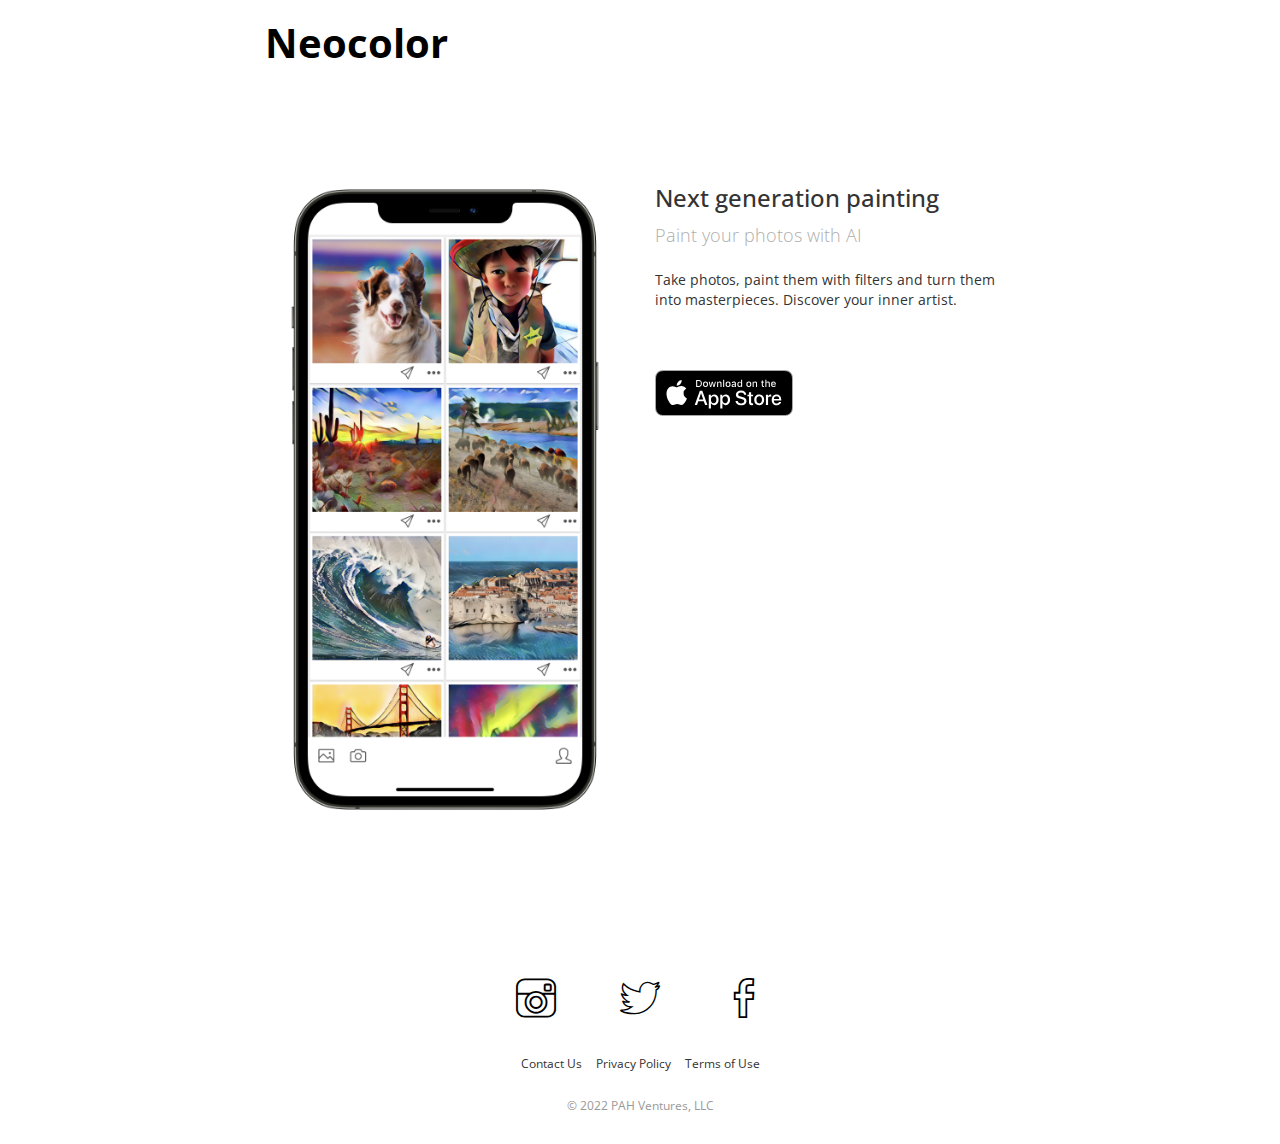
<file: index.htm>
<!doctype html>
<html lang="en">
  <head>
    <meta charset="utf-8">
    <meta http-equiv="X-UA-Compatible" content="IE=edge">
    <meta name="viewport" content="width=device-width, initial-scale=1">
	<title>Neocolor</title>
    <meta name="description" content="Get creative. Paint different.">
    <meta name="keywords" content="prisma, snap, flow, procreate, paint, draw, art, camera, photo, filter, sketch, style, selfie, coloring, color, print, postcard, canvas, poster">
	  
	<link href="https://fonts.googleapis.com/css?family=Open+Sans:300,300i,400,400i,700,700i" rel="stylesheet">

    <link rel="stylesheet" href="css/bootstrap.min.css">
	<link rel="stylesheet" href="css/main.css">
    <!-- HTML5 shim and Respond.js for IE8 support of HTML5 elements and media queries -->
    <!-- WARNING: Respond.js doesn't work if you view the page via file:// -->
    <!--[if lt IE 9]>
      <script src="https://oss.maxcdn.com/html5shiv/3.7.3/html5shiv.min.js"></script>
      <script src="https://oss.maxcdn.com/respond/1.4.2/respond.min.js"></script>
    <![endif]-->
    <!--	    
    <link rel="apple-touch-icon" sizes="57x57" href="img/favicon/apple-icon-57x57.png">
    <link rel="apple-touch-icon" sizes="60x60" href="img/favicon/apple-icon-60x60.png">
    <link rel="apple-touch-icon" sizes="72x72" href="img/favicon/apple-icon-72x72.png">
    <link rel="apple-touch-icon" sizes="76x76" href="img/favicon/apple-icon-76x76.png">
    <link rel="apple-touch-icon" sizes="114x114" href="img/favicon/apple-icon-114x114.png">
    <link rel="apple-touch-icon" sizes="120x120" href="img/favicon/apple-icon-120x120.png">
    <link rel="apple-touch-icon" sizes="144x144" href="img/favicon/apple-icon-144x144.png">
    <link rel="apple-touch-icon" sizes="152x152" href="img/favicon/apple-icon-152x152.png">
    <link rel="apple-touch-icon" sizes="180x180" href="img/favicon/apple-icon-180x180.png">
    <link rel="icon" type="image/png" sizes="192x192"  href="img/favicon/android-icon-192x192.png">
    <link rel="icon" type="image/png" sizes="32x32" href="img/favicon/favicon-32x32.png">
    <link rel="icon" type="image/png" sizes="96x96" href="img/favicon/favicon-96x96.png">
    <link rel="icon" type="image/png" sizes="16x16" href="img/favicon/favicon-16x16.png">
    -->
    <link rel="apple-touch-icon" sizes="57x57" href="img/favicon_package_v4/apple-icon-57x57.png">
    <link rel="apple-touch-icon" sizes="60x60" href="img/favicon_package_v4/apple-icon-60x60.png">
    <link rel="apple-touch-icon" sizes="72x72" href="img/favicon_package_v4/apple-icon-72x72.png">
    <link rel="apple-touch-icon" sizes="76x76" href="img/favicon_package_v4/apple-icon-76x76.png">
    <link rel="apple-touch-icon" sizes="114x114" href="img/favicon_package_v4/apple-icon-114x114.png">
    <link rel="apple-touch-icon" sizes="120x120" href="img/favicon_package_v4/apple-icon-120x120.png">
    <link rel="apple-touch-icon" sizes="144x144" href="img/favicon_package_v4/apple-icon-144x144.png">
    <link rel="apple-touch-icon" sizes="152x152" href="img/favicon_package_v4/apple-icon-152x152.png">
    <link rel="apple-touch-icon" sizes="180x180" href="img/favicon_package_v4/apple-icon-180x180.png">
    <link rel="icon" type="image/png" sizes="192x192"  href="img/favicon_package_v4/android-icon-192x192.png">
    <link rel="icon" type="image/png" sizes="32x32" href="img/favicon_package_v4/favicon-32x32.png">
    <link rel="icon" type="image/png" sizes="96x96" href="img/favicon_package_v4/favicon-96x96.png">
    <link rel="icon" type="image/png" sizes="16x16" href="img/favicon_package_v4/favicon-16x16.png">
    <link rel="manifest" href="img/favicon_package_v4/manifest.json">
    <meta name="msapplication-TileColor" content="#ffffff">
    <meta name="msapplication-TileImage" content="img/favicon_package_v4/ms-icon-144x144.png">
    <meta name="theme-color" content="#ffffff">
</head>
  
  <body>
	<header id="masthead" class="site-header">
		<nav class="navbar navbar-default">
			<div class="container">
				<div class="navbar-header">
					<button type="button" class="navbar-toggle collapsed" data-toggle="collapse" data-target="#navbar" aria-expanded="false" aria-controls="navbar">
						<span class="sr-only">Toggle navigation</span>
						<span class="icon-bar"></span>
						<span class="icon-bar"></span>
						<span class="icon-bar"></span>
					</button>

					<a class="navbar-brand" href="http://www.neocolorapp.com">Neocolor</a>
				</div>
				<div id="navbar" class="navbar-collapse collapse">
					<ul class="nav navbar-nav navbar-right">
						<!--
                        <li>
							<a href="#">Blog</a>
						</li>
						<li>
							<a href="#">About Us</a>
						</li>
                        -->
					</ul>
				</div>	
			</div>
		</nav>
	</header>
	  
	<div id="content" class="content-area">
		<section class="hero-section">
			<div class="container">
				<div class="row">
					<div class="col-sm-6">
						<div class="iphone">
							<!--
							<img src="img/iphone.png" alt="" />
							<div class="iphone-inner">
								<img src="img/screen.jpg" alt="" />
							</div>
							-->
							<img src="img/iPhone_12_Promax_Screenshot_v1.png" alt="" />
						</div>
					</div>
					<div class="col-sm-6 text-sm-center">
						<h1>Next generation painting</h1>
						<h4>Paint your photos with AI</h4>
						<p>Take photos, paint them with filters and turn them into masterpieces. Discover your inner artist.</p>
                        <br />
                        
                        <div class="badges">
                            	<!--
				<h4>Coming soon for:</h4>
				-->
							<a href="https://apps.apple.com/app/id1480155067">	
								<img src="img/Download_AppStore.svg" alt="" width="138" height="44" />
								<!--
								<img src="img/google-play-badge.svg" alt="" width="150" height="44" />
								-->
							</a>
						</div>
					</div>
				</div>
			</div>
		</section>
		<!--
		<section class="section-gallery">
			<div class="container">
				<div class="text-center">
					<h2>Hang out, improve your mood and be a real artist</h2>
				</div>	
			</div>
			<div id="masonryGrid">
				<div class="grid">
					<div class="grid-sizer"></div>
					<div class="grid-item">
						<div class="grid-item-content">
							<img src="img/demos/beach1.jpg" alt="">
						</div>
					</div>
					<div class="grid-item">
						<div class="grid-item-content">
							<img src="img/demos/beach2.jpg" alt="">
						</div>
					</div>
					<div class="grid-item">
						<div class="grid-item-content">
							<img src="img/demos/jimmi1.jpg" alt="">
						</div>
					</div>
					<div class="grid-item">
						<div class="grid-item-content">
							<img src="img/demos/jimmi2.jpg" alt="">
						</div>
					</div>
					<div class="grid-item">
						<div class="grid-item-content">
							<img src="img/demos/dali1.jpg" alt="">
						</div>
					</div>
					<div class="grid-item">
						<div class="grid-item-content">
							<img src="img/demos/dali2.jpg" alt="">
						</div>
					</div>
					<div class="grid-item">
						<div class="grid-item-content">
							<img src="img/demos/taj1.jpg" alt="">
						</div>
					</div>
					<div class="grid-item">
						<div class="grid-item-content">
							<img src="img/demos/taj2.jpg" alt="">
						</div>
					</div>
					<div class="grid-item">
						<div class="grid-item-content">
							<img src="img/demos/america1.png" alt="">
						</div>
					</div>
                    <div class="grid-item">
						<div class="grid-item-content">
							<img src="img/demos/america2.png" alt="">
						</div>
					</div>
				</div>
			</div>
		</section>
		-->
	</div>
    
	<footer id="footer" class="site-footer">
		<div class="container">
			<ul class="socialz">
				<li><a href="https://www.instagram.com/neocolorapp"><i class="flaticon flaticon-instagram"></i></a></li>
				<li><a href="https://twitter.com/neocolorapp"><i class="flaticon flaticon-twitter"></i></a></li>
				<li><a href="https://www.facebook.com/neocolorapp"><i class="flaticon flaticon-facebook"></i></a></li>
			</ul>
			
			<ul class="footer-links">
				<li><a href="mailto:contact@neocolorapp.com">Contact Us</a></li>
				<li><a href="privacy.htm">Privacy Policy</a></li>
				<li><a href="terms.htm">Terms of Use</a></li>
                		<!--
				<li><a href="credits.htm">Credits</a></li>
				-->
			</ul>
			
			<p class="copy">&copy; 2022 PAH Ventures, LLC</p>
		</div>
	</footer>


    <script src="https://ajax.googleapis.com/ajax/libs/jquery/1.12.4/jquery.min.js"></script>
    <script src="js/bootstrap.min.js"></script>
	<script src="js/masonry.pkgd.min.js"></script>
	<script src="js/imagesloaded.pkgd.min.js"></script>
	<script src="js/main.js"></script>
  </body>
</html>
</file>
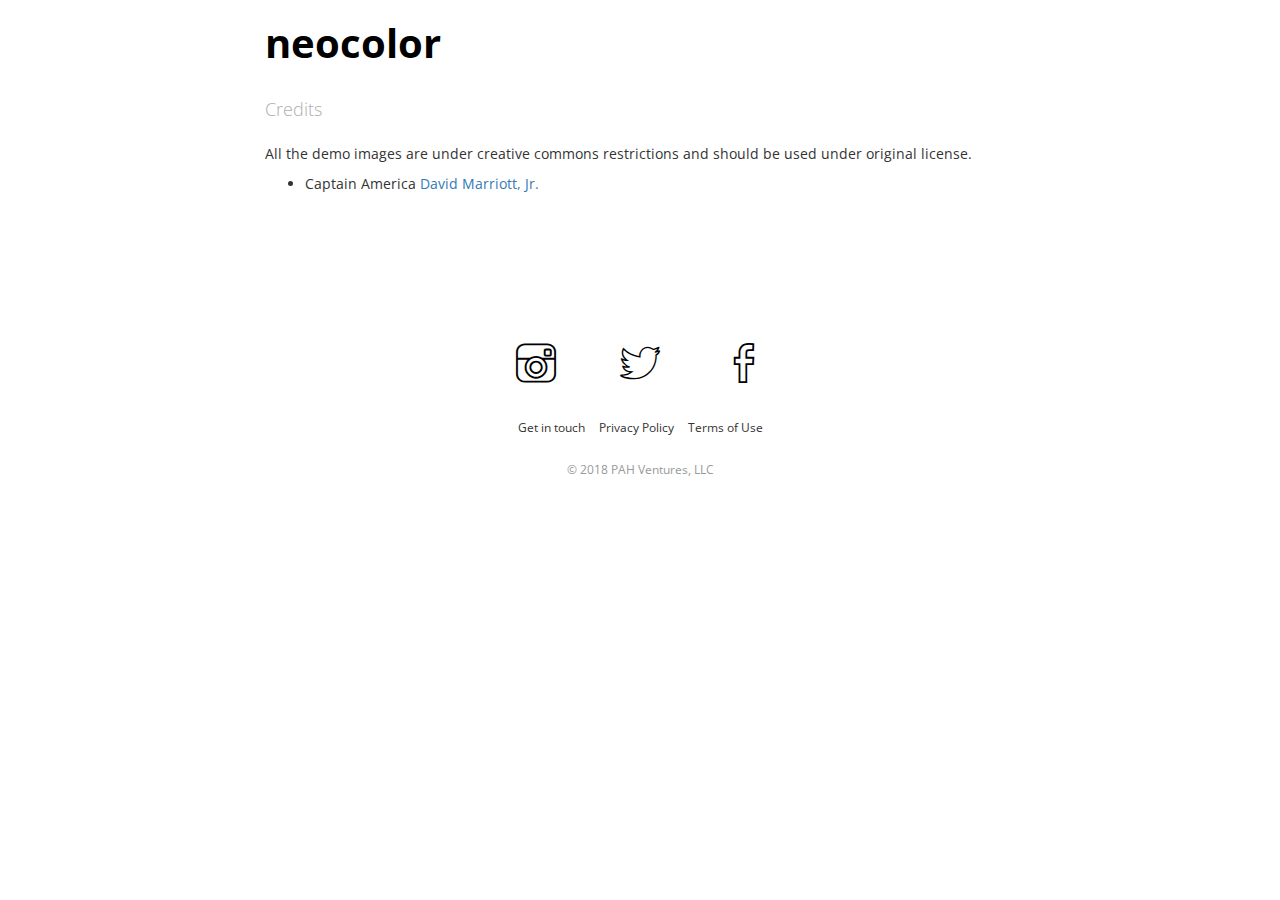
<file: credits.htm>
<!doctype html>
<html lang="en">
  <head>
    <meta charset="utf-8">
    <meta http-equiv="X-UA-Compatible" content="IE=edge">
    <meta name="viewport" content="width=device-width, initial-scale=1">
	<title>Neocolor</title>
	  
	<link href="https://fonts.googleapis.com/css?family=Open+Sans:300,300i,400,400i,700,700i" rel="stylesheet">

    <link rel="stylesheet" href="css/bootstrap.min.css">
	<link rel="stylesheet" href="css/main.css">
    <!-- HTML5 shim and Respond.js for IE8 support of HTML5 elements and media queries -->
    <!-- WARNING: Respond.js doesn't work if you view the page via file:// -->
    <!--[if lt IE 9]>
      <script src="https://oss.maxcdn.com/html5shiv/3.7.3/html5shiv.min.js"></script>
      <script src="https://oss.maxcdn.com/respond/1.4.2/respond.min.js"></script>
    <![endif]-->
  </head>
  <body>
	<header id="masthead" class="site-header">
		<nav class="navbar navbar-default">
			<div class="container">
				<div class="navbar-header">
					<button type="button" class="navbar-toggle collapsed" data-toggle="collapse" data-target="#navbar" aria-expanded="false" aria-controls="navbar">
						<span class="sr-only">Toggle navigation</span>
						<span class="icon-bar"></span>
						<span class="icon-bar"></span>
						<span class="icon-bar"></span>
					</button>

					<a class="navbar-brand" href="http://www.neocolorapp.com">neocolor</a>
				</div>
				<div id="navbar" class="navbar-collapse collapse">
					<ul class="nav navbar-nav navbar-right">
						<!--
                        <li>
							<a href="#">Blog</a>
						</li>
						<li>
							<a href="#">About Us</a>
						</li>
                        -->
					</ul>
				</div>	
			</div>
		</nav>
	</header>
    
    <div class="container">
        <div class="row">
            <div class="col-xs-12 mg-t-24 mg-b-24">

                <h4>Credits</h4>
                
                <p>All the demo images are under creative commons restrictions and should be used under original license.</p>
                
                <ul>
                    <li>
                    <p>Captain America <a href="https://www.flickr.com/photos/redraspus/2246321458">David Marriott, Jr.</a></p>
                    </li>  
                </ul>

            </div>
        </div>
    </div>
        
	  
	<footer id="footer" class="site-footer">
		<div class="container">
			<ul class="socialz">
				<li><a href="https://www.instagram.com/neocolorapp_official"><i class="flaticon flaticon-instagram"></i></a></li>
				<li><a href="https://twitter.com/neocolorapp"><i class="flaticon flaticon-twitter"></i></a></li>
				<li><a href="https://www.facebook.com/neocolorapp"><i class="flaticon flaticon-facebook"></i></a></li>
			</ul>
			
			<ul class="footer-links">
				<li><a href="mailto:contact@neocolorapp.com">Get in touch</a></li>
				<li><a href="privacy.htm">Privacy Policy</a></li>
				<li><a href="terms.htm">Terms of Use</a></li>
			</ul>
			
			<p class="copy">&copy; 2018 PAH Ventures, LLC</p>
		</div>
	</footer>


    <script src="https://ajax.googleapis.com/ajax/libs/jquery/1.12.4/jquery.min.js"></script>
    <script src="js/bootstrap.min.js"></script>
	<script src="js/masonry.pkgd.min.js"></script>
	<script src="js/imagesloaded.pkgd.min.js"></script>
	<script src="js/main.js"></script>
  </body>
</html>
</file>
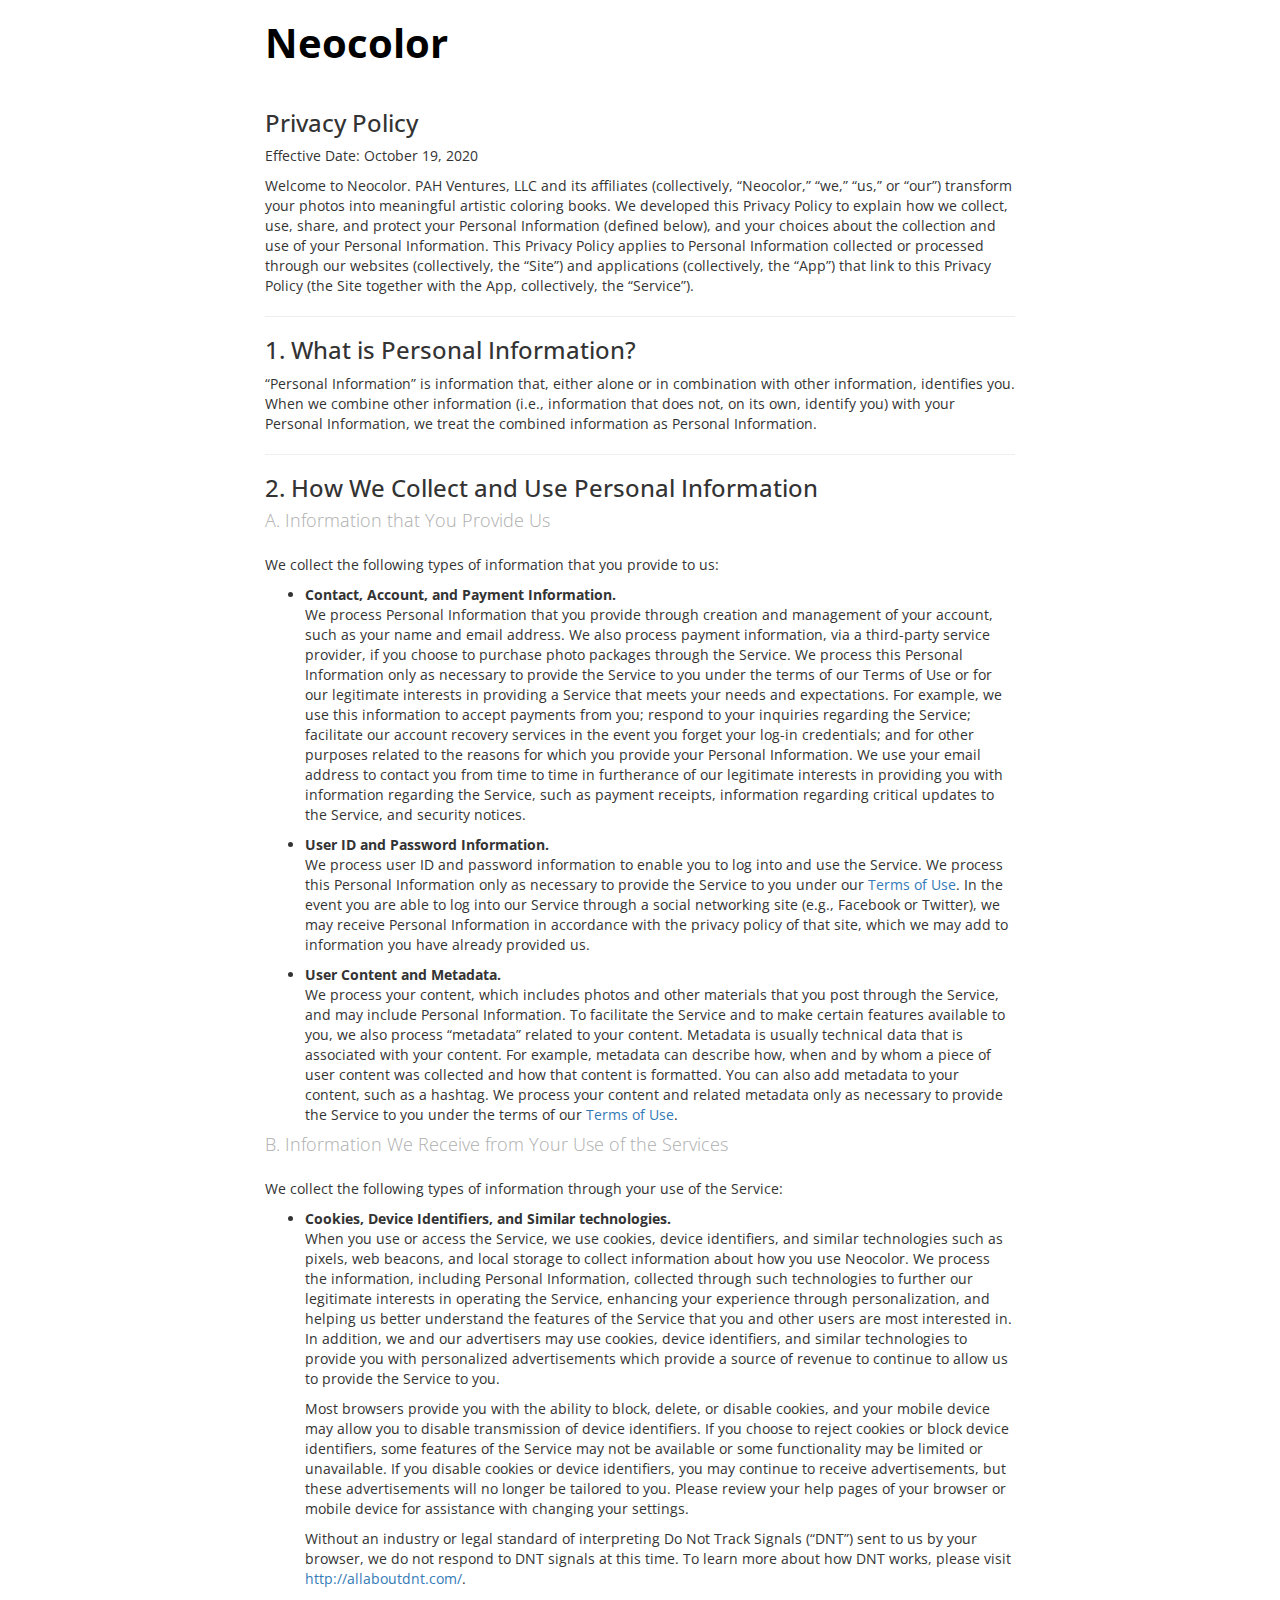
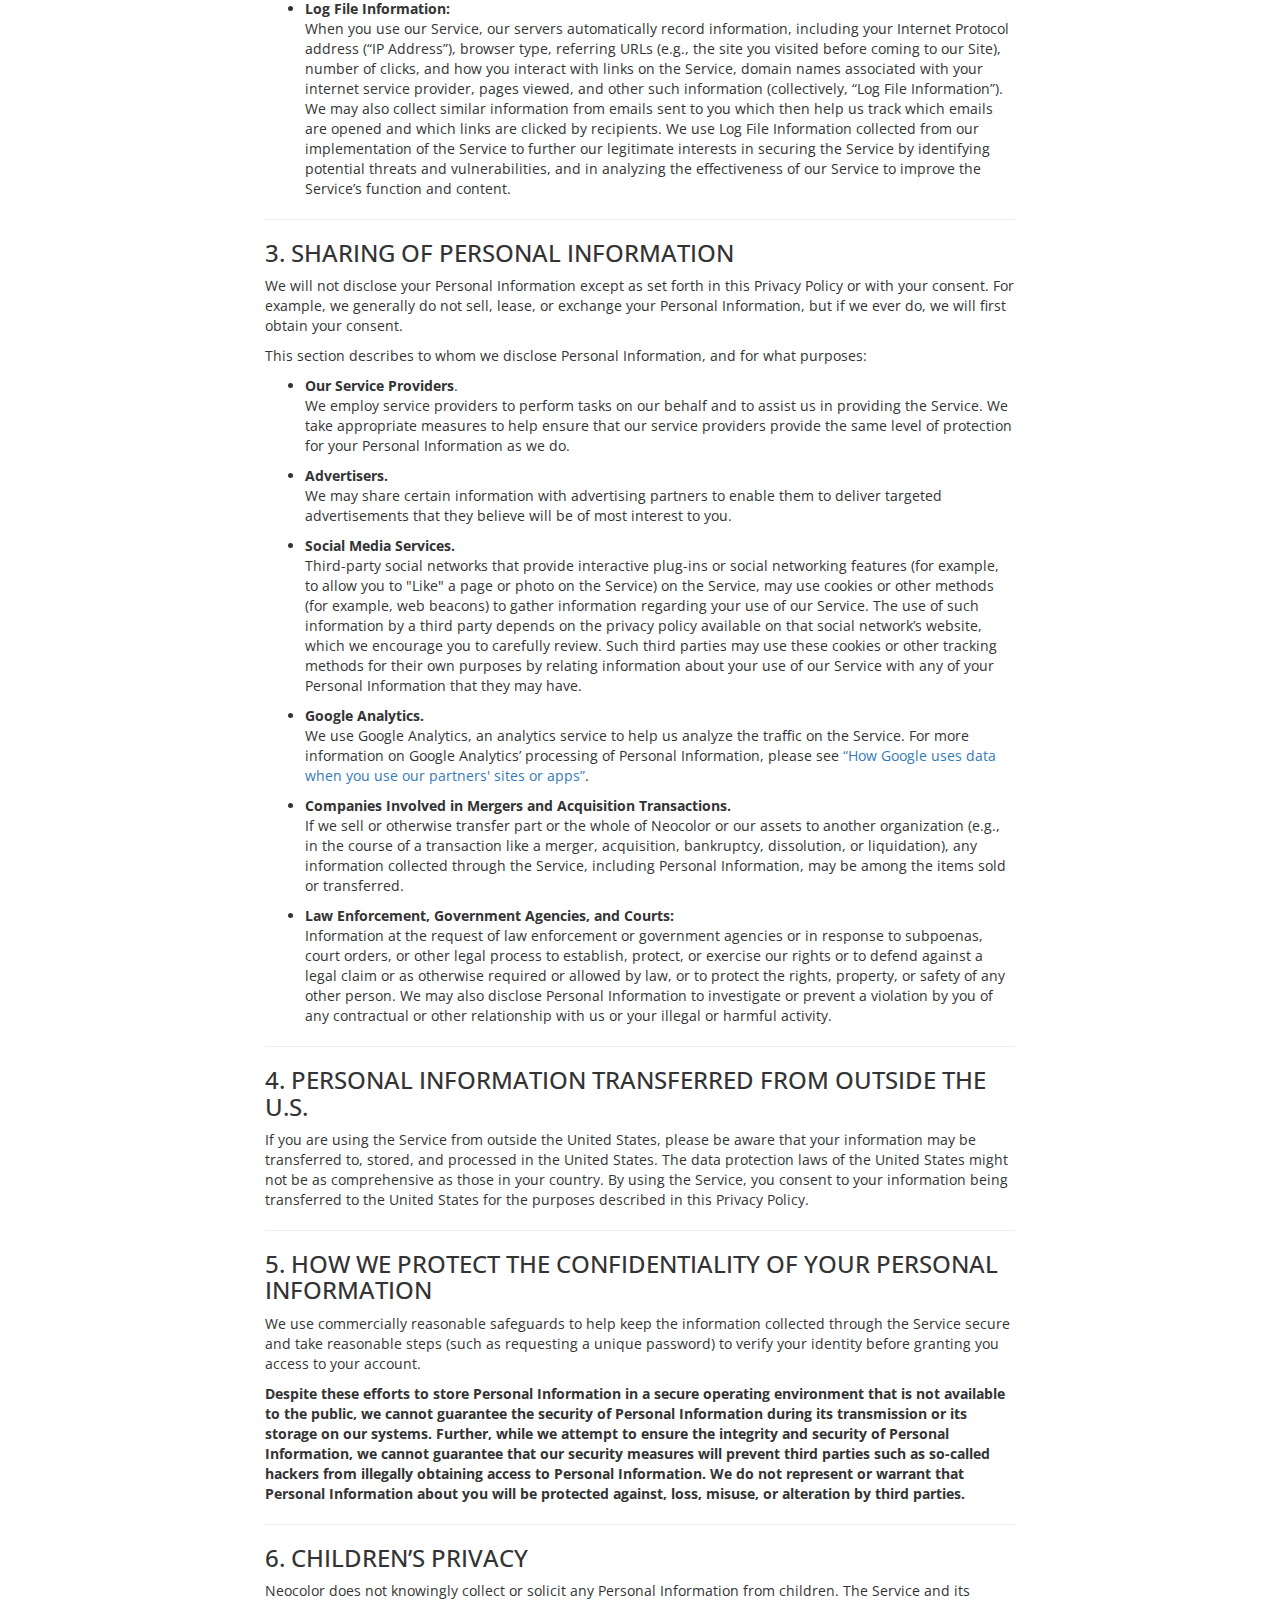
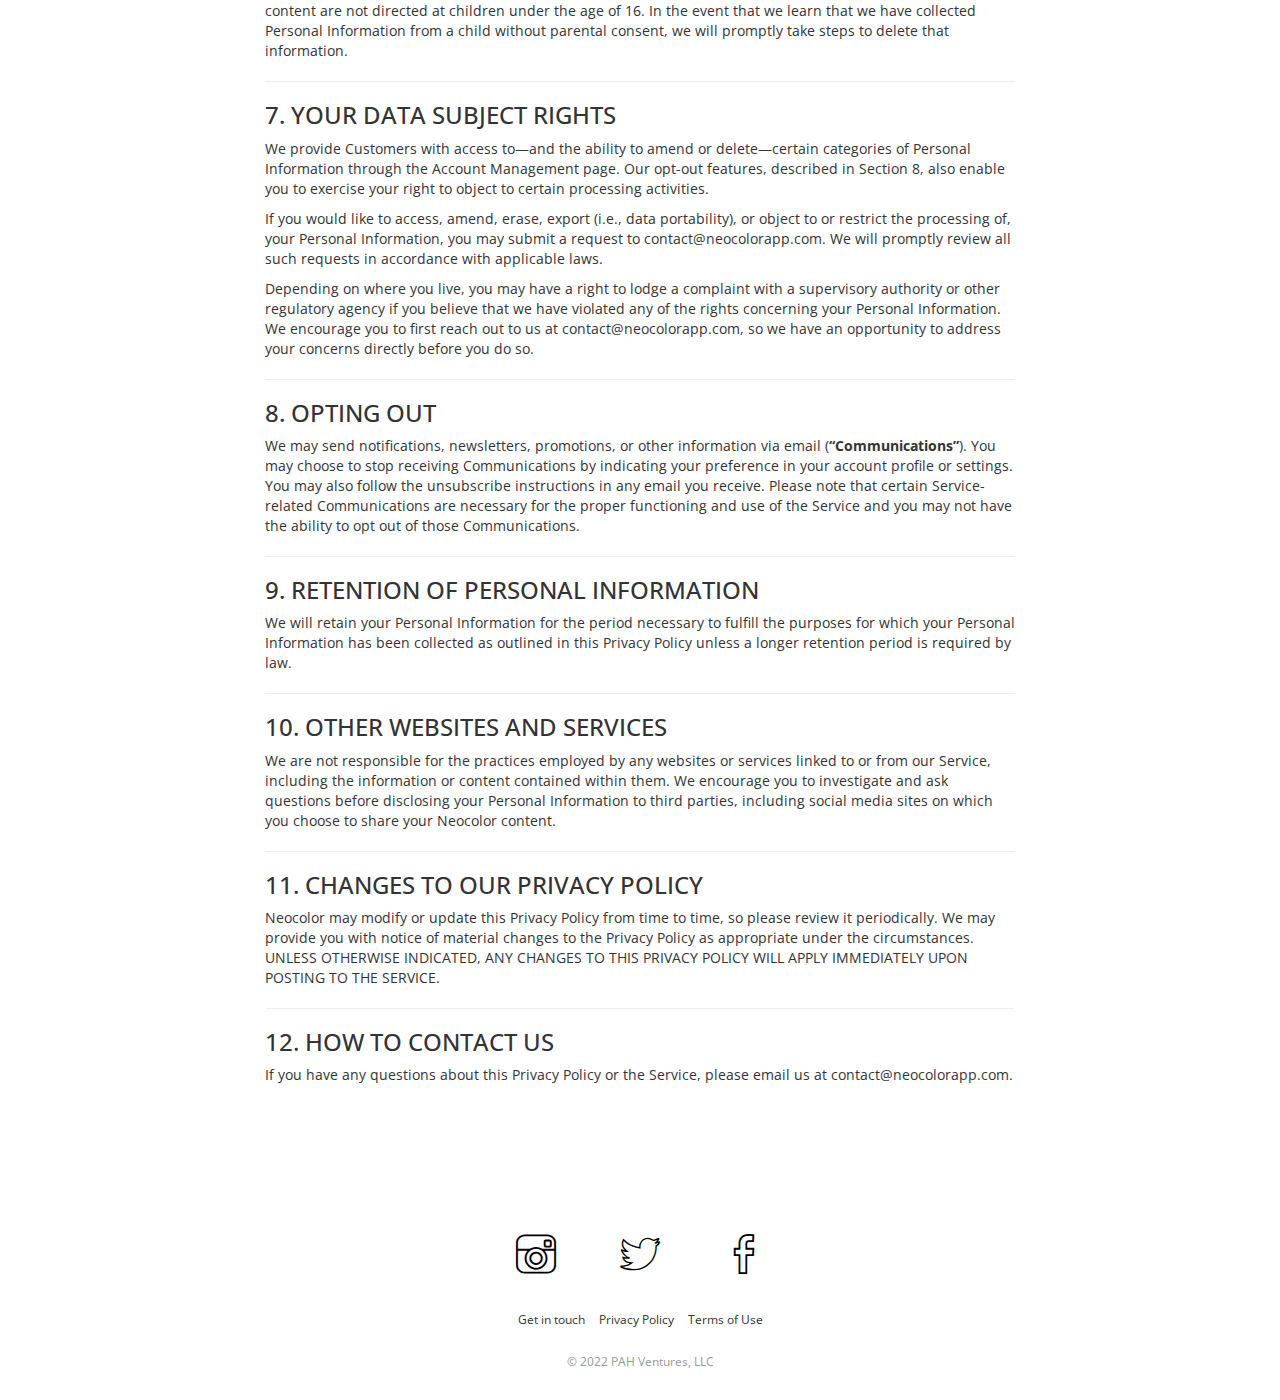
<file: privacy.htm>
<!doctype html>
<html lang="en">
  <head>
    <meta charset="utf-8">
    <meta http-equiv="X-UA-Compatible" content="IE=edge">
    <meta name="viewport" content="width=device-width, initial-scale=1">
	<title>Neocolor</title>
	  
	<link href="https://fonts.googleapis.com/css?family=Open+Sans:300,300i,400,400i,700,700i" rel="stylesheet">

    <link rel="stylesheet" href="css/bootstrap.min.css">
	<link rel="stylesheet" href="css/main.css">
    <!-- HTML5 shim and Respond.js for IE8 support of HTML5 elements and media queries -->
    <!-- WARNING: Respond.js doesn't work if you view the page via file:// -->
    <!--[if lt IE 9]>
      <script src="https://oss.maxcdn.com/html5shiv/3.7.3/html5shiv.min.js"></script>
      <script src="https://oss.maxcdn.com/respond/1.4.2/respond.min.js"></script>
    <![endif]-->
    <link rel="apple-touch-icon" sizes="57x57" href="img/favicon_package_v4/apple-icon-57x57.png">
    <link rel="apple-touch-icon" sizes="60x60" href="img/favicon_package_v4/apple-icon-60x60.png">
    <link rel="apple-touch-icon" sizes="72x72" href="img/favicon_package_v4/apple-icon-72x72.png">
    <link rel="apple-touch-icon" sizes="76x76" href="img/favicon_package_v4/apple-icon-76x76.png">
    <link rel="apple-touch-icon" sizes="114x114" href="img/favicon_package_v4/apple-icon-114x114.png">
    <link rel="apple-touch-icon" sizes="120x120" href="img/favicon_package_v4/apple-icon-120x120.png">
    <link rel="apple-touch-icon" sizes="144x144" href="img/favicon_package_v4/apple-icon-144x144.png">
    <link rel="apple-touch-icon" sizes="152x152" href="img/favicon_package_v4/apple-icon-152x152.png">
    <link rel="apple-touch-icon" sizes="180x180" href="img/favicon_package_v4/apple-icon-180x180.png">
    <link rel="icon" type="image/png" sizes="192x192"  href="img/favicon_package_v4/android-icon-192x192.png">
    <link rel="icon" type="image/png" sizes="32x32" href="img/favicon_package_v4/favicon-32x32.png">
    <link rel="icon" type="image/png" sizes="96x96" href="img/favicon_package_v4/favicon-96x96.png">
    <link rel="icon" type="image/png" sizes="16x16" href="img/favicon_package_v4/favicon-16x16.png">
    <link rel="manifest" href="img/favicon_package_v4/manifest.json">
    <meta name="msapplication-TileColor" content="#ffffff">
    <meta name="msapplication-TileImage" content="img/favicon_package_v4/ms-icon-144x144.png">
    <meta name="theme-color" content="#ffffff">  
  </head>
  <body>
	<header id="masthead" class="site-header">
		<nav class="navbar navbar-default">
			<div class="container">
				<div class="navbar-header">
					<button type="button" class="navbar-toggle collapsed" data-toggle="collapse" data-target="#navbar" aria-expanded="false" aria-controls="navbar">
						<span class="sr-only">Toggle navigation</span>
						<span class="icon-bar"></span>
						<span class="icon-bar"></span>
						<span class="icon-bar"></span>
					</button>

					<a class="navbar-brand" href="http://www.neocolorapp.com">Neocolor</a>
				</div>
				<div id="navbar" class="navbar-collapse collapse">
					<ul class="nav navbar-nav navbar-right">
						<!--
                        <li>
							<a href="#">Blog</a>
						</li>
						<li>
							<a href="#">About Us</a>
						</li>
                        -->
					</ul>
				</div>	
			</div>
		</nav>
	</header>
    
    <div class="container">
        <div class="row">
            <div class="col-xs-12 mg-t-24 mg-b-24">

                <h3>Privacy Policy</h3>
                <p>Effective Date: October 19, 2020</p>

                <p>Welcome to Neocolor. 
                    PAH Ventures, LLC and its affiliates (collectively, “Neocolor,” “we,” “us,” or “our”) transform your photos into meaningful artistic coloring books.  We developed this Privacy Policy to explain how we collect, use, share, and protect your Personal Information (defined below), and your choices about the collection and use of your Personal Information.
                    This Privacy Policy applies to Personal Information collected or processed through our websites (collectively, the “Site”) and applications (collectively, the “App”) that link to this Privacy Policy (the Site together with the App, collectively, the “Service”).
                </p>
                <hr>

                <h3>1.  What is Personal Information?</h3>
                <p>“Personal Information” is information that, either alone or in combination with other information, identifies you. When we combine other information (i.e., information that does not, on its own, identify you) with your Personal Information, we treat the combined information as Personal Information.</p>
                <hr>

                <h3>2. How We Collect and Use Personal Information</h3>
                <h4>A.  Information that You Provide Us</h4>
                <p>We collect the following types of information that you provide to us:
                
                <ul>
                    <li><b>Contact, Account, and Payment Information.</b>
                    <p>We process Personal Information that you provide through creation and management of your account, such as your name and email address. We also process payment information, via a third-party service provider, if you choose to purchase photo packages through the Service.
                    We process this Personal Information only as necessary to provide the Service to you under the terms of our Terms of Use or for our legitimate interests in providing a Service that meets your needs and expectations.  For example, we use this information to accept payments from you; respond to your inquiries regarding the Service; facilitate our account recovery services in the event you forget your log-in credentials; and for other purposes related to the reasons for which you provide your Personal Information.
                    We use your email address to contact you from time to time in furtherance of our legitimate interests in providing you with information regarding the Service, such as payment receipts, information regarding critical updates to the Service, and security notices.    
                    </p>
                    </li>  
                    
                    <li><b>User ID and Password Information.</b>
                    <p>We process user ID and password information to enable you to log into and use the Service.  We process this Personal Information only as necessary to provide the Service to you under our <a href="terms.htm">Terms of Use</a>.  In the event you are able to log into our Service through a social networking site (e.g., Facebook or Twitter), we may receive Personal Information in accordance with the privacy policy of that site, which we may add to information you have already provided us. </p>
                    </li>
                    
                    <li><b>User Content and Metadata.</b>
                    <p>We process your content, which includes photos and other materials that you post through the Service, and may include Personal Information. To facilitate the Service and to make certain features available to you, we also process “metadata” related to your content.  Metadata is usually technical data that is associated with your content. For example, metadata can describe how, when and by whom a piece of user content was collected and how that content is formatted.  You can also add metadata to your content, such as a hashtag.  We process your content and related metadata only as necessary to provide the Service to you under the terms of our <a href="terms.htm">Terms of Use</a>.</p>
                    </li>
                </ul>
                
                <h4>B.  Information We Receive from Your Use of the Services</h4>
                <p>We collect the following types of information through your use of the Service:</p>
                
                <ul>
                    <li>
                    <b>Cookies, Device Identifiers, and Similar technologies.</b>
                    <p>When you use or access the Service, we use cookies, device identifiers, and similar technologies such as pixels, web beacons, and local storage to collect information about how you use Neocolor.  We process the information, including Personal Information, collected through such technologies to further our legitimate interests in operating the Service, enhancing your experience through personalization, and helping us better understand the features of the Service that you and other users are most interested in.   In addition, we and our advertisers may use cookies, device identifiers, and similar technologies to provide you with personalized advertisements which provide a source of revenue to continue to allow us to provide the Service to you. </p>
                    <p>Most browsers provide you with the ability to block, delete, or disable cookies, and your mobile device may allow you to disable transmission of device identifiers. If you choose to reject cookies or block device identifiers, some features of the Service may not be available or some functionality may be limited or unavailable.  If you disable cookies or device identifiers, you may continue to receive advertisements, but these advertisements will no longer be tailored to you.  Please review your help pages of your browser or mobile device for assistance with changing your settings.</p>
                    <p>Without an industry or legal standard of interpreting Do Not Track Signals (“DNT”) sent to us by your browser, we do not respond to DNT signals at this time. To learn more about how DNT works, please visit <a href="http://allaboutdnt.com/">http://allaboutdnt.com/</a>.</p>
                    </li>
                    
                    <li>
                    <b>Log File Information:</b>
                    <p>When you use our Service, our servers automatically record information, including your Internet Protocol address (“IP Address”), browser type, referring URLs (e.g., the site you visited before coming to our Site), number of clicks, and how you interact with links on the Service, domain names associated with your internet service provider, pages viewed, and other such information (collectively, “Log File Information”). We may also collect similar information from emails sent to you which then help us track which emails are opened and which links are clicked by recipients. We use Log File Information collected from our implementation of the Service to further our legitimate interests in securing the Service by identifying potential threats and vulnerabilities, and in analyzing the effectiveness of our Service to improve the Service’s function and content.  </p>
                    </li>
                </ul>
                <hr>

                <h3>3. SHARING OF PERSONAL INFORMATION</h3>
                <p>We will not disclose your Personal Information except as set forth in this Privacy Policy or with your consent. For example, we generally do not sell, lease, or exchange your Personal Information, but if we ever do, we will first obtain your consent.</p>
                <p>This section describes to whom we disclose Personal Information, and for what purposes:</p>
                <ul>
                    <li>
                    <b>Our Service Providers</b>. 
                    <p>We employ service providers to perform tasks on our behalf and to assist us in providing the Service. We take appropriate measures to help ensure that our service providers provide the same level of protection for your Personal Information as we do.</p>
                    </li>
                    
                    <li>
                    <b>Advertisers.</b>  
                    <p>We may share certain information with advertising partners to enable them to deliver targeted advertisements that they believe will be of most interest to you.</p>
                    </li>
                    
                    <li>
                    <b>Social Media Services.</b>  
                    <p>Third-party social networks that provide interactive plug-ins or social networking features (for example, to allow you to "Like" a page or photo on the Service) on the Service, may use cookies or other methods (for example, web beacons) to gather information regarding your use of our Service. The use of such information by a third party depends on the privacy policy available on that social network’s website, which we encourage you to carefully review. Such third parties may use these cookies or other tracking methods for their own purposes by relating information about your use of our Service with any of your Personal Information that they may have.</p>
                    </li>
                    
                    <li>
                    <b>Google Analytics.</b>  
                    <p>We use Google Analytics, an analytics service to help us analyze the traffic on the Service.  For more information on Google Analytics’ processing of Personal Information, please see <a href="http://www.google.com/policies/privacy/partners/">“How Google uses data when you use our partners' sites or apps”</a>.</p>
                    </li>
                    
                    <li>
                    <b>Companies Involved in Mergers and Acquisition Transactions. </b>  
                    <p>If we sell or otherwise transfer part or the whole of Neocolor or our assets to another organization (e.g., in the course of a transaction like a merger, acquisition, bankruptcy, dissolution, or liquidation), any information collected through the Service, including Personal Information, may be among the items sold or transferred. </p>
                    </li>
                    
                    <li>
                    <b>Law Enforcement, Government Agencies, and Courts: </b>  
                    <p>Information at the request of law enforcement or government agencies or in response to subpoenas, court orders, or other legal process to establish, protect, or exercise our rights or to defend against a legal claim or as otherwise required or allowed by law, or to protect the rights, property, or safety of any other person. We may also disclose Personal Information to investigate or prevent a violation by you of any contractual or other relationship with us or your illegal or harmful activity.</p>
                    </li>
                </ul>
                <hr>
                    
                <h3>4. PERSONAL INFORMATION TRANSFERRED FROM OUTSIDE THE U.S.</h3>
                <p>If you are using the Service from outside the United States, please be aware that your information may be transferred to, stored, and processed in the United States. The data protection laws of the United States might not be as comprehensive as those in your country. By using the Service, you consent to your information being transferred to the United States for the purposes described in this Privacy Policy.</p>
                <hr>
                
                <h3>5. HOW WE PROTECT THE CONFIDENTIALITY OF YOUR PERSONAL INFORMATION</h3>
                <p>We use commercially reasonable safeguards to help keep the information collected through the Service secure and take reasonable steps (such as requesting a unique password) to verify your identity before granting you access to your account.</p>
                <p><b>Despite these efforts to store Personal Information in a secure operating environment that is not available to the public, we cannot guarantee the security of Personal Information during its transmission or its storage on our systems. Further, while we attempt to ensure the integrity and security of Personal Information, we cannot guarantee that our security measures will prevent third parties such as so-called hackers from illegally obtaining access to Personal Information. We do not represent or warrant that Personal Information about you will be protected against, loss, misuse, or alteration by third parties. </b></p>
                <hr>
            
                <h3>6. CHILDREN’S PRIVACY</h3>
                <p>Neocolor does not knowingly collect or solicit any Personal Information from children. The Service and its content are not directed at children under the age of 16. In the event that we learn that we have collected Personal Information from a child without parental consent, we will promptly take steps to delete that information. </p>
                <hr>
                
                <h3>7.  YOUR DATA SUBJECT RIGHTS</h3>
                <p>We provide Customers with access to—and the ability to amend or delete—certain categories of Personal Information through the Account Management page. Our opt-out features, described in Section 8, also enable you to exercise your right to object to certain processing activities.</p>
                <p>If you would like to access, amend, erase, export (i.e., data portability), or object to or restrict the processing of, your Personal Information, you may submit a request to contact@neocolorapp.com. We will promptly review all such requests in accordance with applicable laws.</p>
                <p>Depending on where you live, you may have a right to lodge a complaint with a supervisory authority or other regulatory agency if you believe that we have violated any of the rights concerning your Personal Information.  We encourage you to first reach out to us at contact@neocolorapp.com, so we have an opportunity to address your concerns directly before you do so.</p>
                <hr>
                
                <h3>8.  OPTING OUT</h3>
                <p>We may send notifications, newsletters, promotions, or other information via email (<b>“Communications”</b>). You may choose to stop receiving Communications by indicating your preference in your account profile or settings. You may also follow the unsubscribe instructions in any email you receive. Please note that certain Service-related Communications are necessary for the proper functioning and use of the Service and you may not have the ability to opt out of those Communications.</p>
                <hr>
                
                <h3>9.  RETENTION OF PERSONAL INFORMATION</h3>
                <p>We will retain your Personal Information for the period necessary to fulfill the purposes for which your Personal Information has been collected as outlined in this Privacy Policy unless a longer retention period is required by law.  </p>
                <hr>
                
                <h3>10. OTHER WEBSITES AND SERVICES</h3>
                <p>We are not responsible for the practices employed by any websites or services linked to or from our Service, including the information or content contained within them.  We encourage you to investigate and ask questions before disclosing your Personal Information to third parties, including social media sites on which you choose to share your Neocolor content. </p>
                <hr>
                
                <h3>11. CHANGES TO OUR PRIVACY POLICY</h3>
                <p>Neocolor may modify or update this Privacy Policy from time to time, so please review it periodically. We may provide you with notice of material changes to the Privacy Policy as appropriate under the circumstances. UNLESS OTHERWISE INDICATED, ANY CHANGES TO THIS PRIVACY POLICY WILL APPLY IMMEDIATELY UPON POSTING TO THE SERVICE.  </p>
                <hr>
                
                <h3>12. HOW TO CONTACT US</h3>
                <p>If you have any questions about this Privacy Policy or the Service, please email us at contact@neocolorapp.com.</p>

            </div>
        </div>
    </div>
        
	  
	<footer id="footer" class="site-footer">
		<div class="container">
			<ul class="socialz">
				<li><a href="https://www.instagram.com/neocolorapp_official"><i class="flaticon flaticon-instagram"></i></a></li>
				<li><a href="https://twitter.com/neocolorapp"><i class="flaticon flaticon-twitter"></i></a></li>
				<li><a href="https://www.facebook.com/neocolorapp"><i class="flaticon flaticon-facebook"></i></a></li>
			</ul>
			
			<ul class="footer-links">
				<li><a href="mailto:contact@neocolorapp.com">Get in touch</a></li>
				<li><a href="privacy.htm">Privacy Policy</a></li>
				<li><a href="terms.htm">Terms of Use</a></li>
			</ul>
			
			<p class="copy">&copy; 2022 PAH Ventures, LLC</p>
		</div>
	</footer>


    <script src="https://ajax.googleapis.com/ajax/libs/jquery/1.12.4/jquery.min.js"></script>
    <script src="js/bootstrap.min.js"></script>
	<script src="js/masonry.pkgd.min.js"></script>
	<script src="js/imagesloaded.pkgd.min.js"></script>
	<script src="js/main.js"></script>
  </body>
</html>
</file>
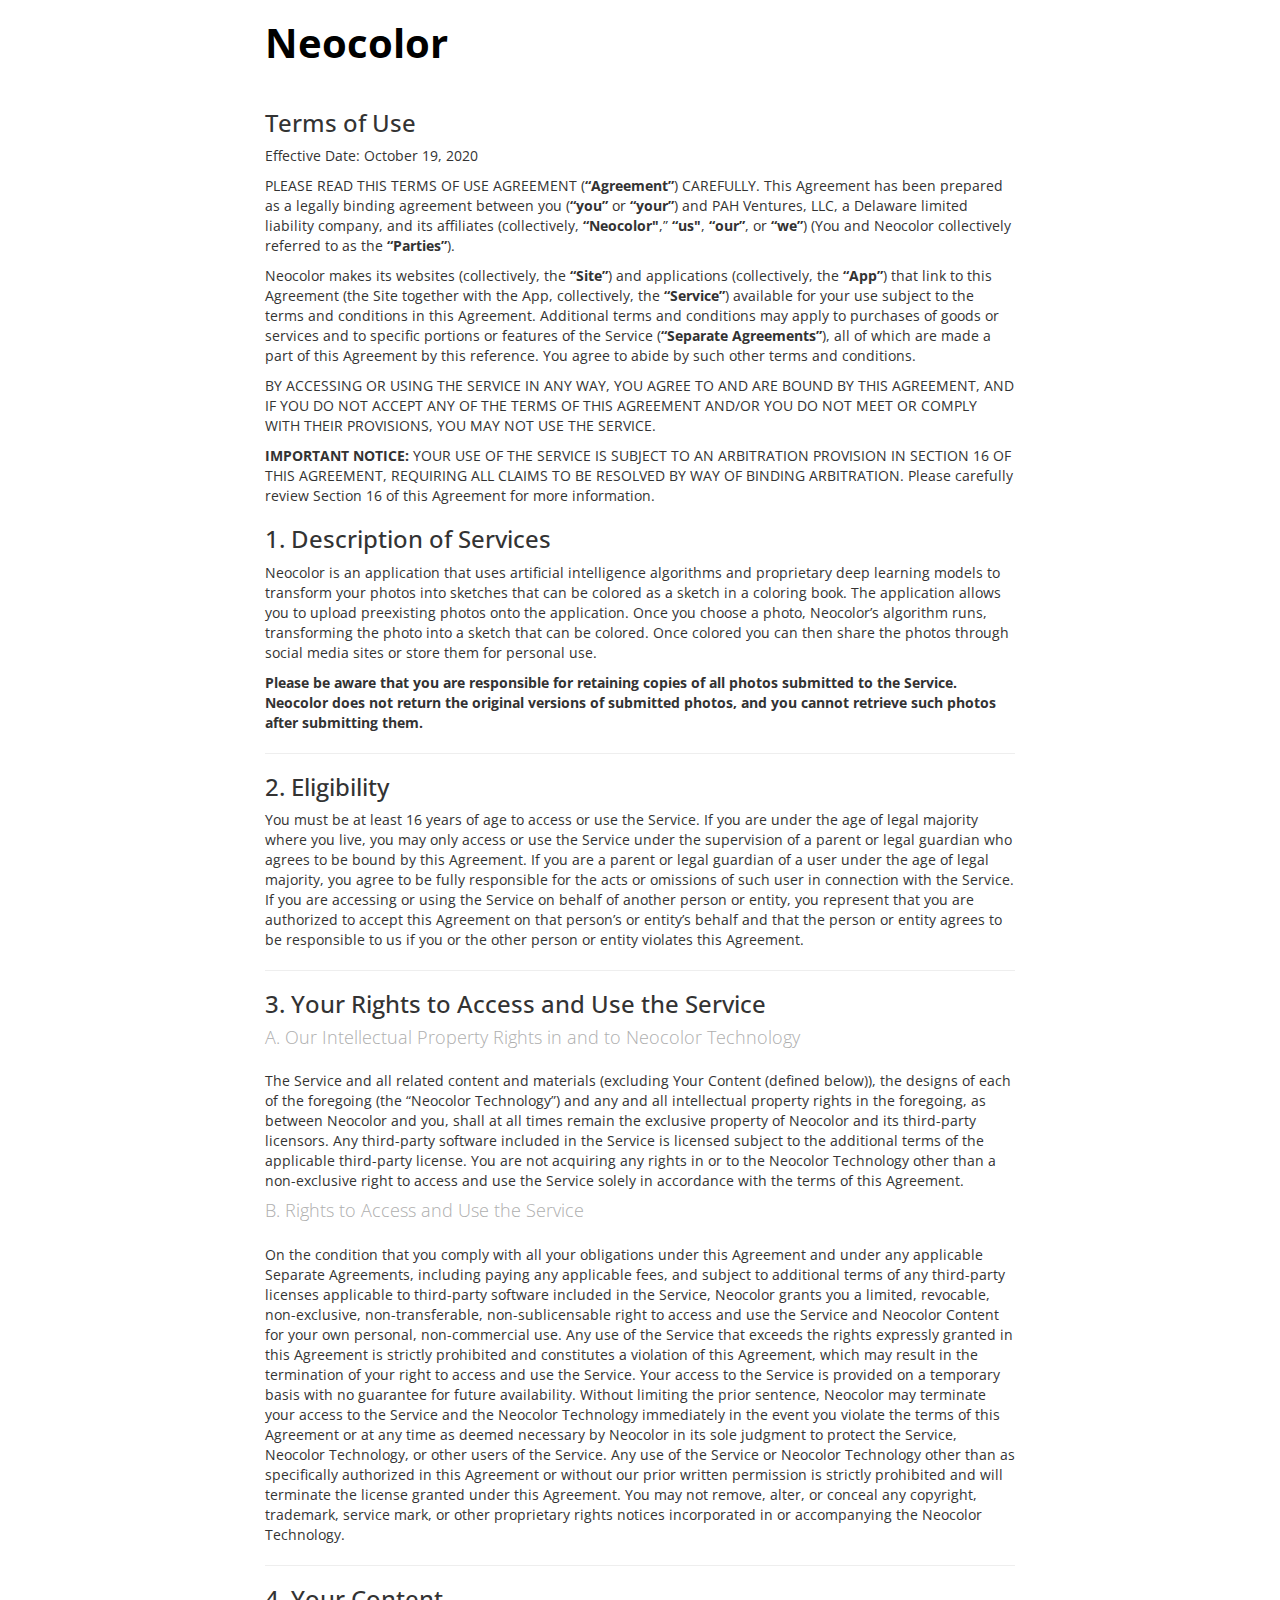
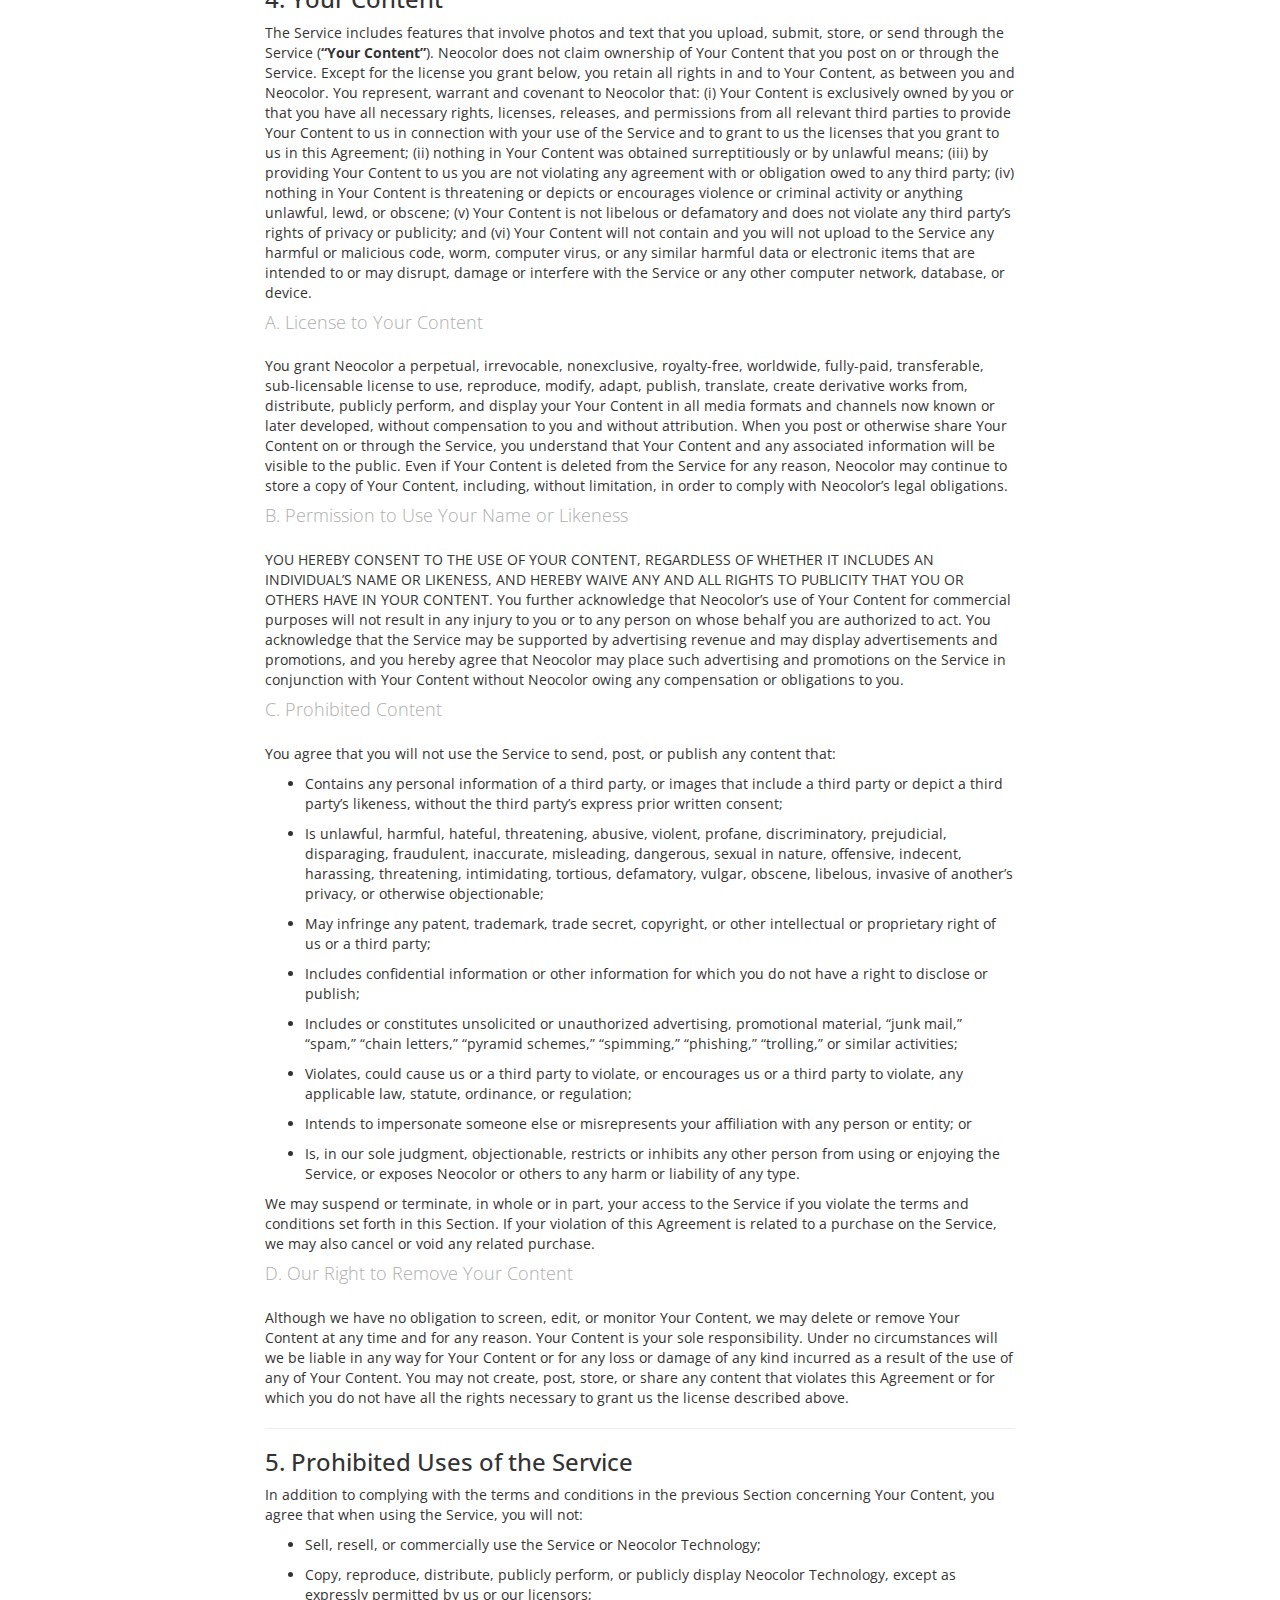
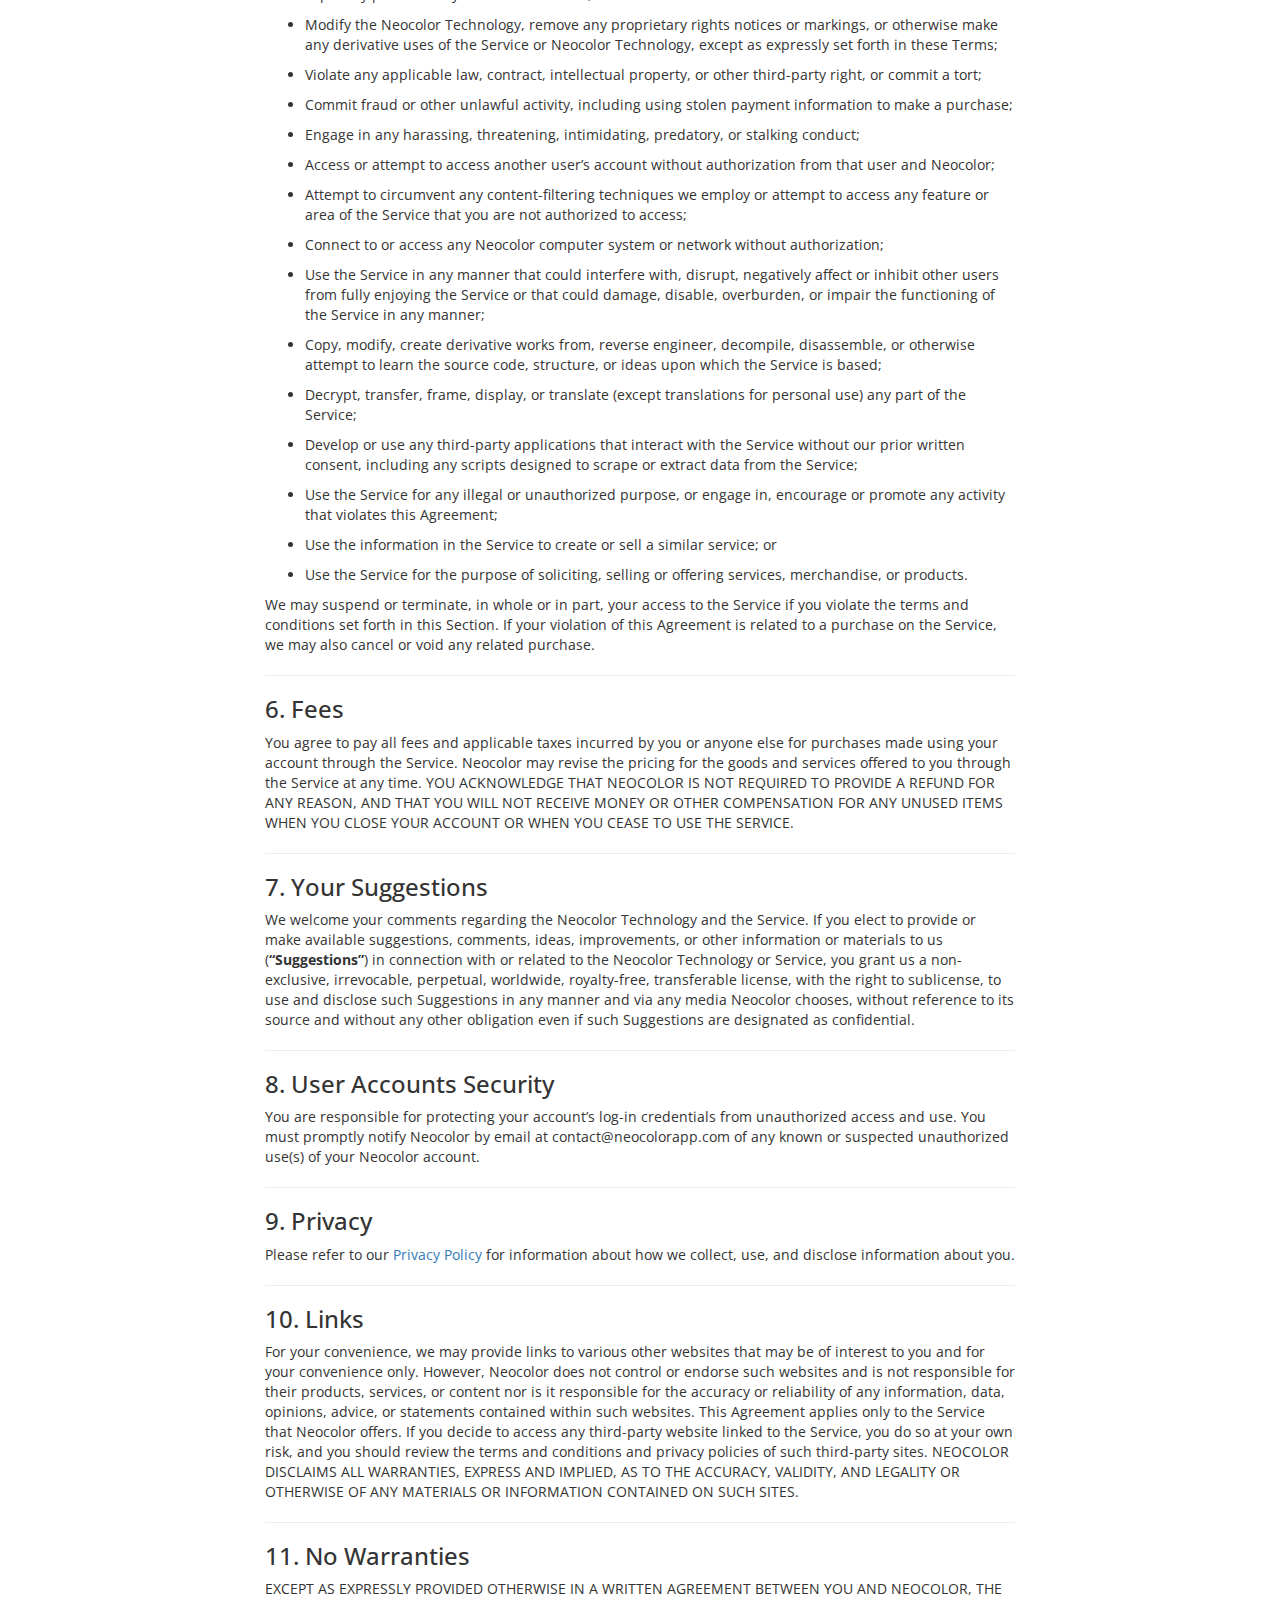
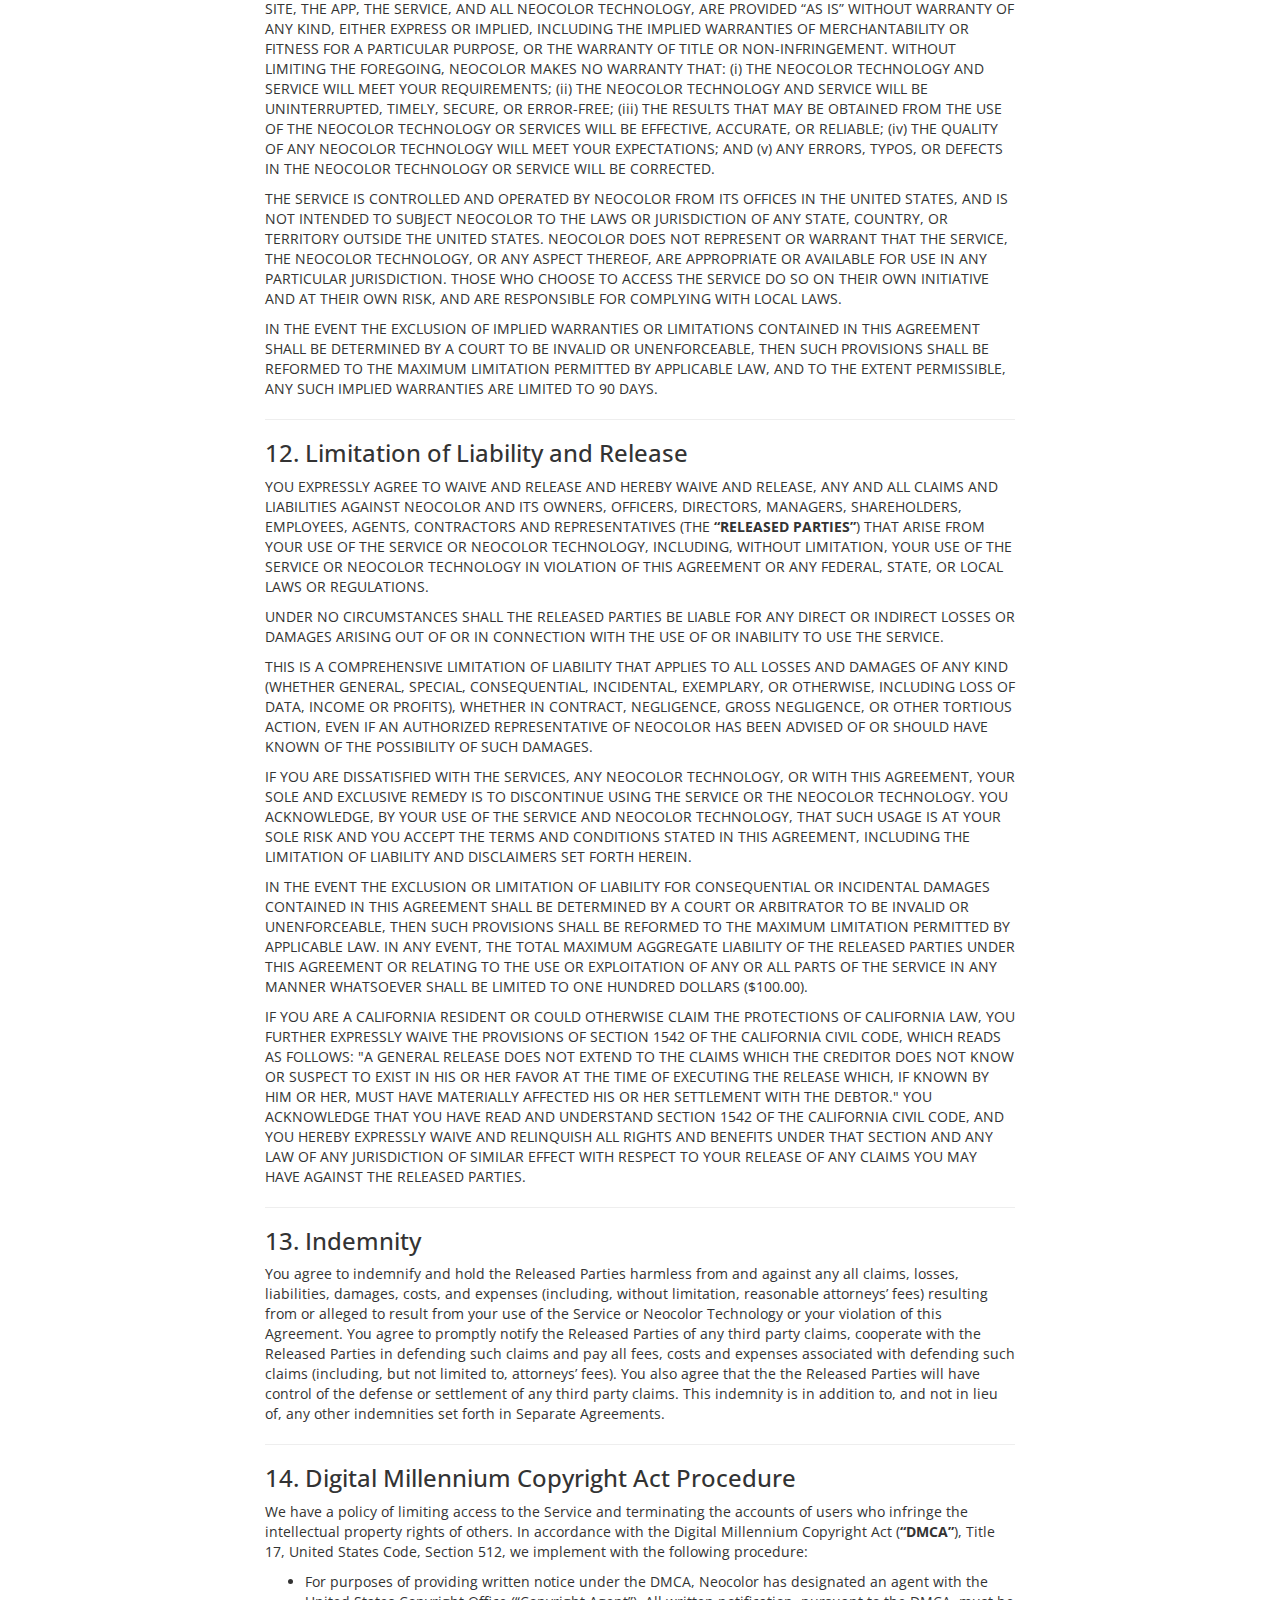
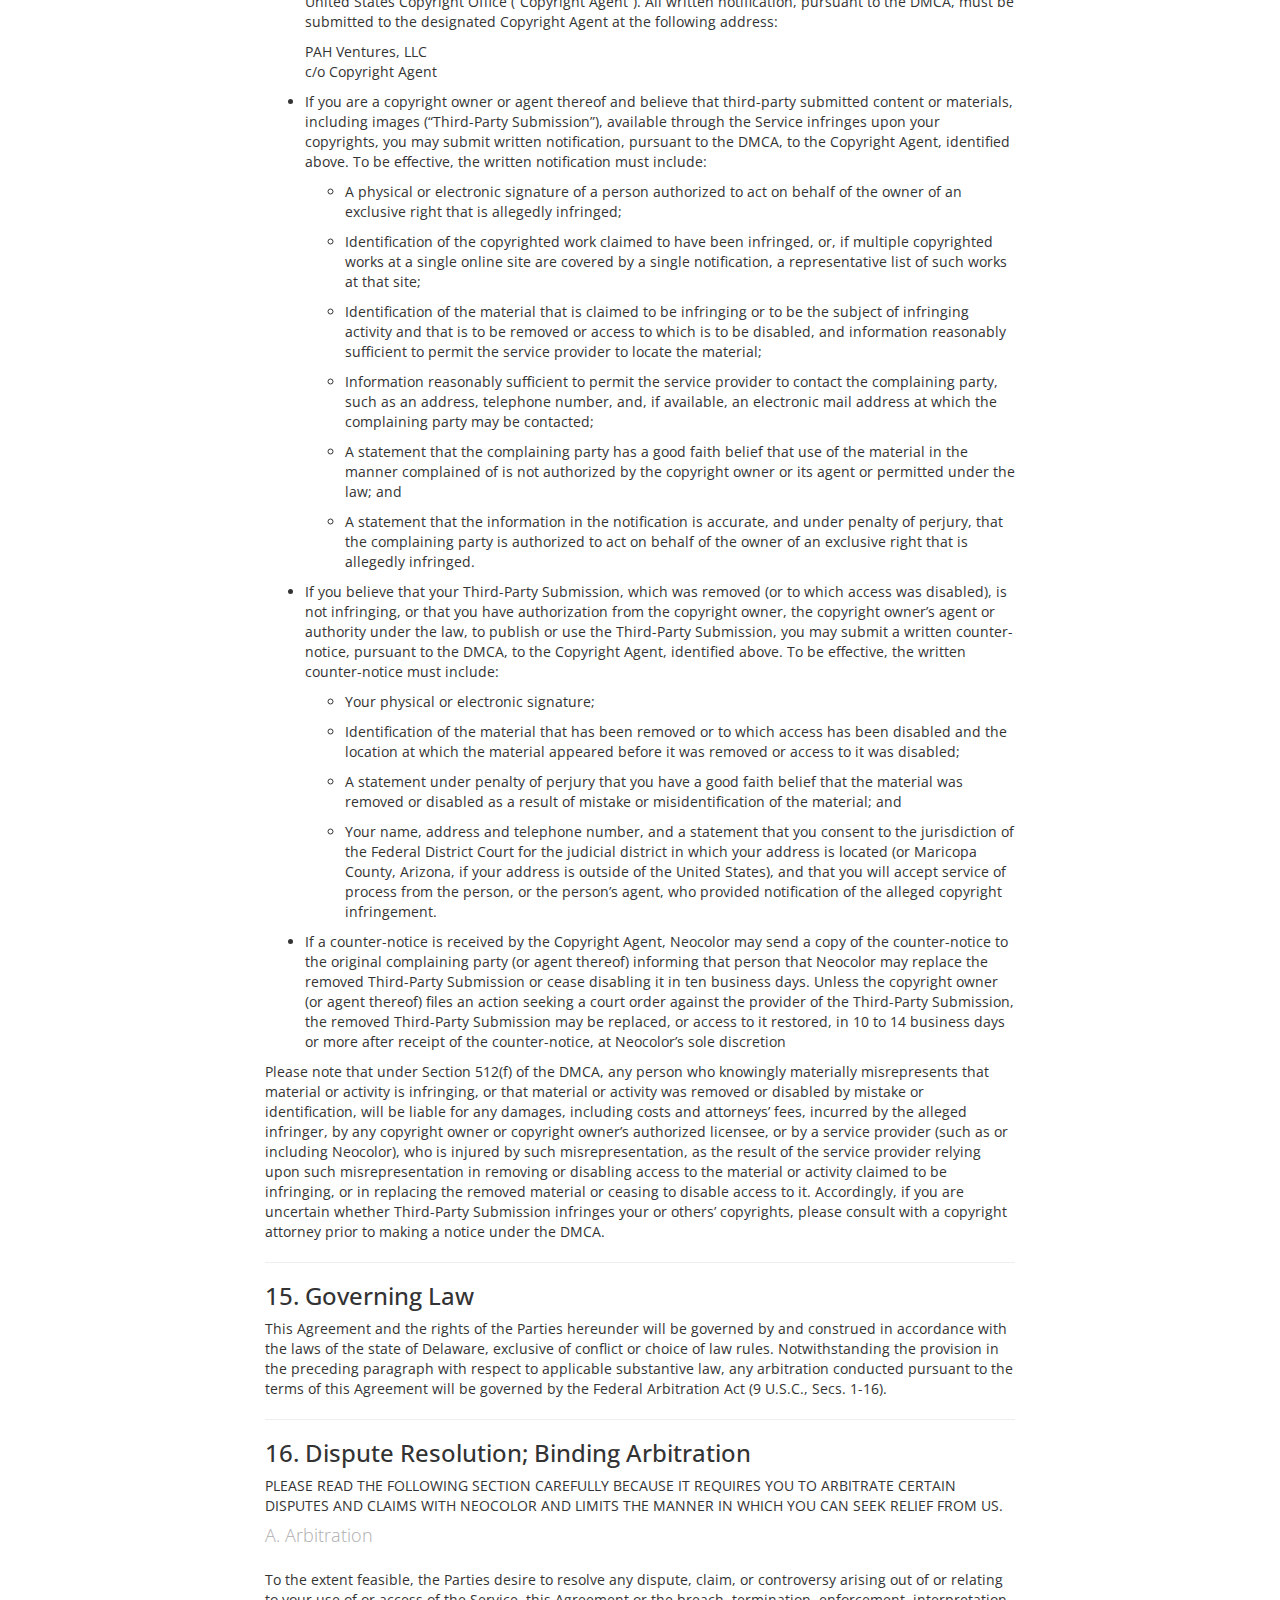
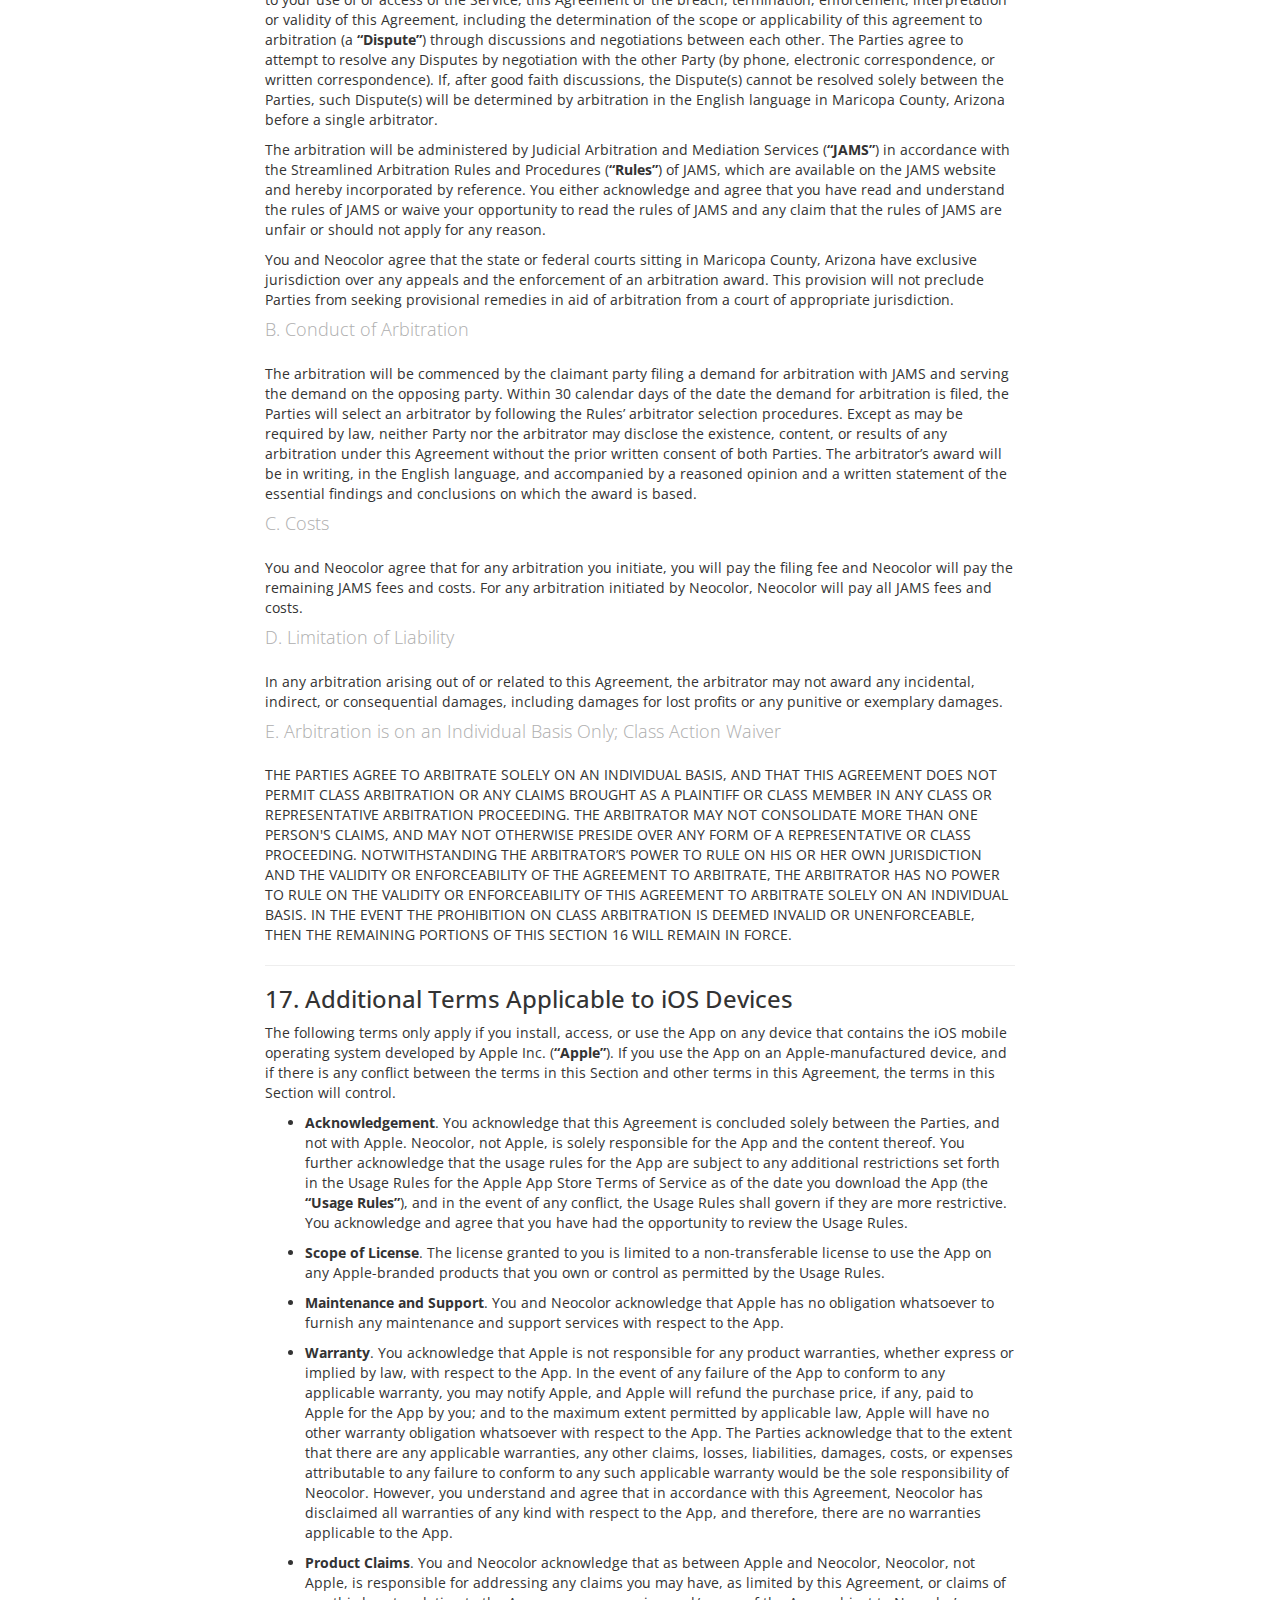
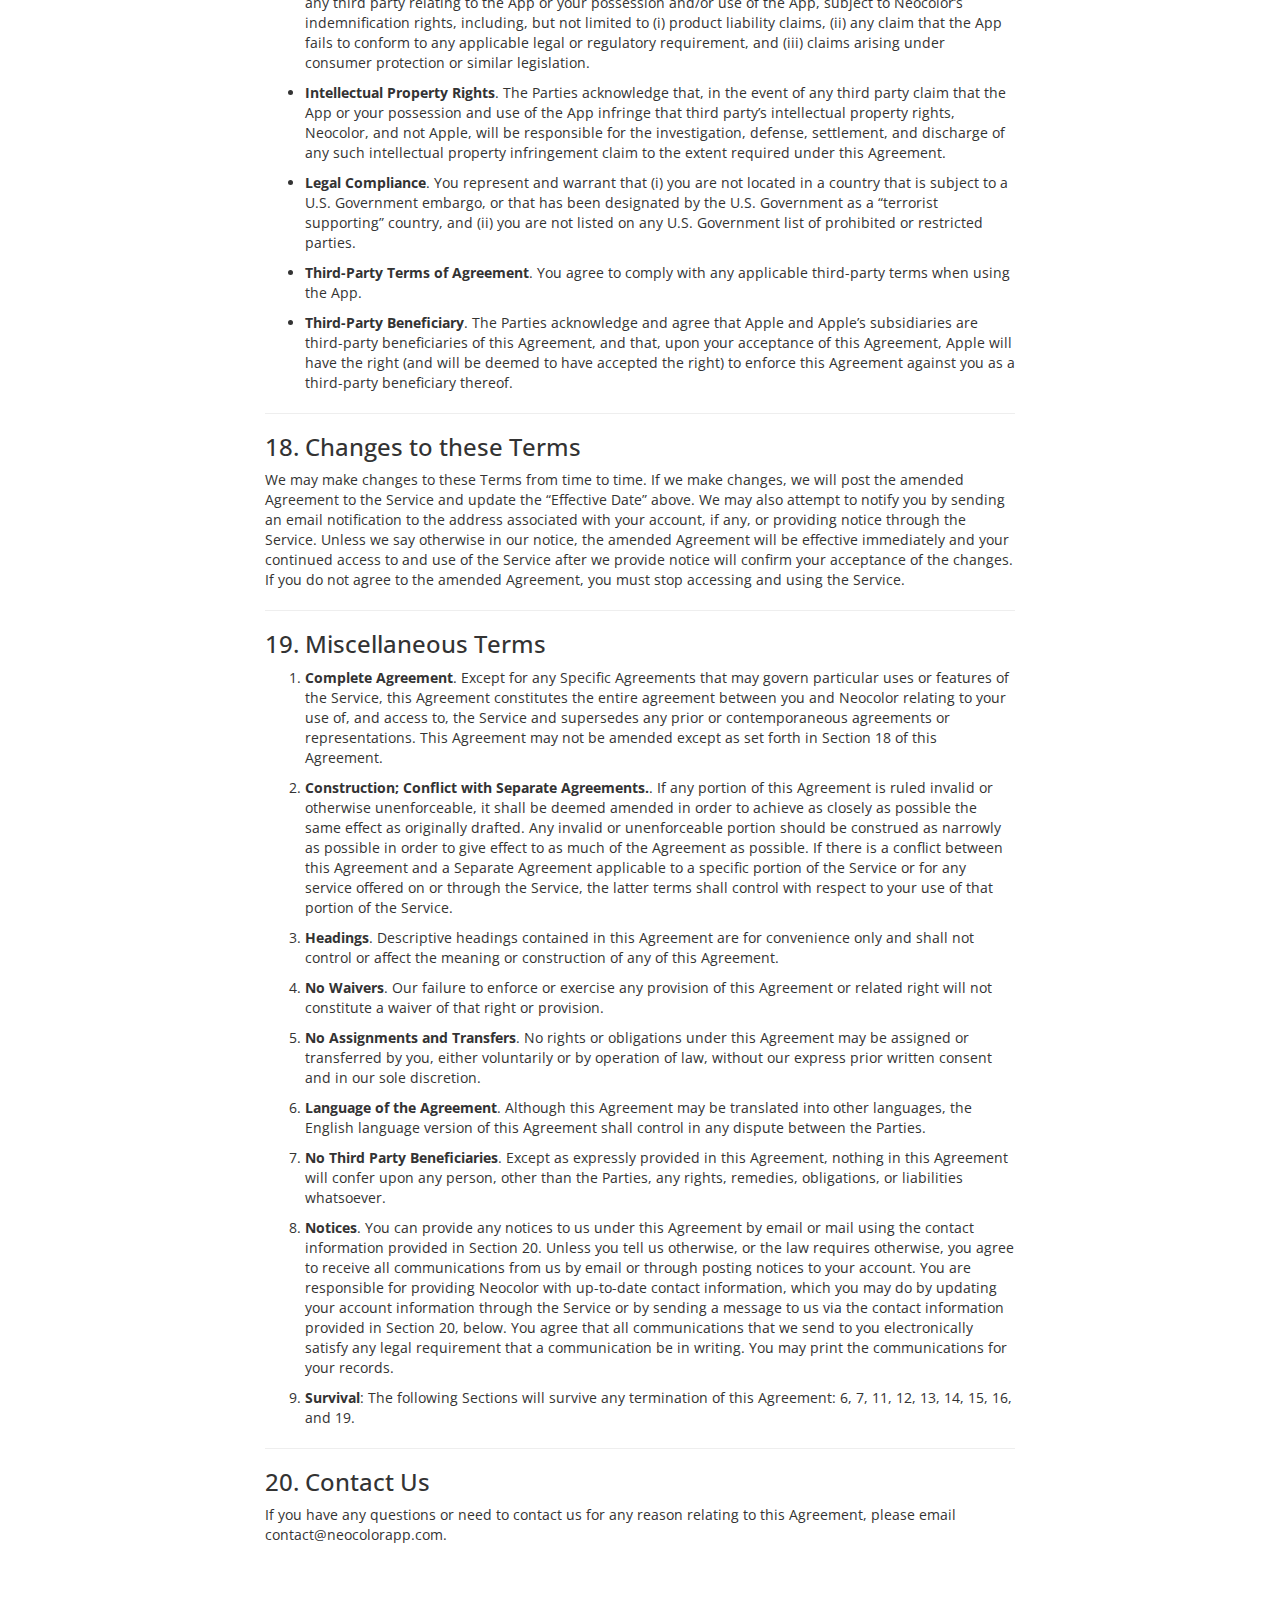
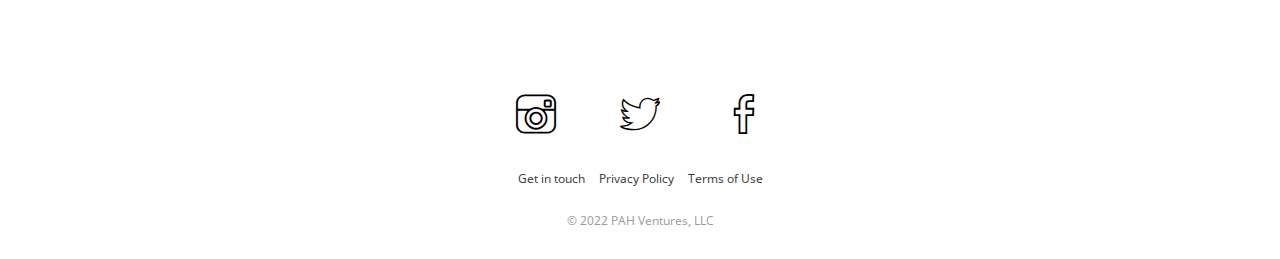
<file: terms.htm>
<!doctype html>
<html lang="en">
  <head>
    <meta charset="utf-8">
    <meta http-equiv="X-UA-Compatible" content="IE=edge">
    <meta name="viewport" content="width=device-width, initial-scale=1">
	<title>Neocolor</title>
	  
	<link href="https://fonts.googleapis.com/css?family=Open+Sans:300,300i,400,400i,700,700i" rel="stylesheet">

    <link rel="stylesheet" href="css/bootstrap.min.css">
	<link rel="stylesheet" href="css/main.css">
    <!-- HTML5 shim and Respond.js for IE8 support of HTML5 elements and media queries -->
    <!-- WARNING: Respond.js doesn't work if you view the page via file:// -->
    <!--[if lt IE 9]>
      <script src="https://oss.maxcdn.com/html5shiv/3.7.3/html5shiv.min.js"></script>
      <script src="https://oss.maxcdn.com/respond/1.4.2/respond.min.js"></script>
    <![endif]-->
    <link rel="apple-touch-icon" sizes="57x57" href="img/favicon_package_v4/apple-icon-57x57.png">
    <link rel="apple-touch-icon" sizes="60x60" href="img/favicon_package_v4/apple-icon-60x60.png">
    <link rel="apple-touch-icon" sizes="72x72" href="img/favicon_package_v4/apple-icon-72x72.png">
    <link rel="apple-touch-icon" sizes="76x76" href="img/favicon_package_v4/apple-icon-76x76.png">
    <link rel="apple-touch-icon" sizes="114x114" href="img/favicon_package_v4/apple-icon-114x114.png">
    <link rel="apple-touch-icon" sizes="120x120" href="img/favicon_package_v4/apple-icon-120x120.png">
    <link rel="apple-touch-icon" sizes="144x144" href="img/favicon_package_v4/apple-icon-144x144.png">
    <link rel="apple-touch-icon" sizes="152x152" href="img/favicon_package_v4/apple-icon-152x152.png">
    <link rel="apple-touch-icon" sizes="180x180" href="img/favicon_package_v4/apple-icon-180x180.png">
    <link rel="icon" type="image/png" sizes="192x192"  href="img/favicon_package_v4/android-icon-192x192.png">
    <link rel="icon" type="image/png" sizes="32x32" href="img/favicon_package_v4/favicon-32x32.png">
    <link rel="icon" type="image/png" sizes="96x96" href="img/favicon_package_v4/favicon-96x96.png">
    <link rel="icon" type="image/png" sizes="16x16" href="img/favicon_package_v4/favicon-16x16.png">
    <link rel="manifest" href="img/favicon_package_v4/manifest.json">
    <meta name="msapplication-TileColor" content="#ffffff">
    <meta name="msapplication-TileImage" content="img/favicon_package_v4/ms-icon-144x144.png">
    <meta name="theme-color" content="#ffffff">
  </head>
  <body>
	<header id="masthead" class="site-header">
		<nav class="navbar navbar-default">
			<div class="container">
				<div class="navbar-header">
					<button type="button" class="navbar-toggle collapsed" data-toggle="collapse" data-target="#navbar" aria-expanded="false" aria-controls="navbar">
						<span class="sr-only">Toggle navigation</span>
						<span class="icon-bar"></span>
						<span class="icon-bar"></span>
						<span class="icon-bar"></span>
					</button>

					<a class="navbar-brand" href="http://www.neocolorapp.com">Neocolor</a>
				</div>
				<div id="navbar" class="navbar-collapse collapse">
					<ul class="nav navbar-nav navbar-right">
						<!--
                        <li>
							<a href="#">Blog</a>
						</li>
						<li>
							<a href="#">About Us</a>
						</li>
                        -->
					</ul>
				</div>	
			</div>
		</nav>
	</header>
    
    <div class="container">
        <div class="row">
            <div class="col-xs-12 mg-t-24 mg-b-24">

                <h3>Terms of Use</h3>
                <p>Effective Date: October 19, 2020</p>

                <p>PLEASE READ THIS TERMS OF USE AGREEMENT (<b>“Agreement”</b>) CAREFULLY. This Agreement has been prepared as a legally binding agreement between you (<b>“you”</b> or <b>“your”</b>) and PAH Ventures, LLC, a Delaware limited liability company, and its affiliates (collectively, <b>“Neocolor"</b>,” <b>“us"</b>, <b>“our”</b>, or <b>“we”</b>) (You and Neocolor collectively referred to as the <b>“Parties”</b>).</p>
                <p>Neocolor makes its websites (collectively, the <b>“Site”</b>) and applications (collectively, the <b>“App”</b>) that link to this Agreement (the Site together with the App, collectively, the <b>“Service”</b>) available for your use subject to the terms and conditions in this Agreement.  Additional terms and conditions may apply to purchases of goods or services and to specific portions or features of the Service (<b>“Separate Agreements”</b>), all of which are made a part of this Agreement by this reference. You agree to abide by such other terms and conditions.</p>
                <p>BY ACCESSING OR USING THE SERVICE IN ANY WAY, YOU AGREE TO AND ARE BOUND BY THIS AGREEMENT, AND IF YOU DO NOT ACCEPT ANY OF THE TERMS OF THIS AGREEMENT AND/OR YOU DO NOT MEET OR COMPLY WITH THEIR PROVISIONS, YOU MAY NOT USE THE SERVICE.</p>
                
                <p><b>IMPORTANT NOTICE:</b> YOUR USE OF THE SERVICE IS SUBJECT TO AN ARBITRATION PROVISION IN SECTION 16 OF THIS AGREEMENT, REQUIRING ALL CLAIMS TO BE RESOLVED BY WAY OF BINDING ARBITRATION.  Please carefully review Section 16 of this Agreement for more information.</p>
               
                <h3>1. Description of Services</h3>
                <p>Neocolor is an application that uses artificial intelligence algorithms and proprietary deep learning models to transform your photos into sketches that can be colored as a sketch in a coloring book. The application allows you to upload preexisting photos onto the application. Once you choose a photo, Neocolor’s algorithm runs, transforming the photo into a sketch that can be colored. Once colored you can then share the photos through social media sites or store them for personal use. </p>
                <p><b>Please be aware that you are responsible for retaining copies of all photos submitted to the Service.  Neocolor does not return the original versions of submitted photos, and you cannot retrieve such photos after submitting them.</b></p>
                <hr>
                
                <h3>2. Eligibility</h3>
                <p>You must be at least 16 years of age to access or use the Service. If you are under the age of legal majority where you live, you may only access or use the Service under the supervision of a parent or legal guardian who agrees to be bound by this Agreement. If you are a parent or legal guardian of a user under the age of legal majority, you agree to be fully responsible for the acts or omissions of such user in connection with the Service. If you are accessing or using the Service on behalf of another person or entity, you represent that you are authorized to accept this Agreement on that person’s or entity’s behalf and that the person or entity agrees to be responsible to us if you or the other person or entity violates this Agreement.</p>
                <hr>
                
                <h3>3. Your Rights to Access and Use the Service</h3>
                <h4>A.  Our Intellectual Property Rights in and to Neocolor Technology</h4>
                <p>The Service and all related content and materials (excluding Your Content (defined below)), the designs of each of the foregoing (the “Neocolor Technology”) and any and all intellectual property rights in the foregoing, as between Neocolor and you, shall at all times remain the exclusive property of Neocolor and its third-party licensors. Any third-party software included in the Service is licensed subject to the additional terms of the applicable third-party license.  You are not acquiring any rights in or to the Neocolor Technology other than a non-exclusive right to access and use the Service solely in accordance with the terms of this Agreement.</p>
                
                <h4>B.  Rights to Access and Use the Service</h4>
                <p>On the condition that you comply with all your obligations under this Agreement and under any applicable Separate Agreements, including paying any applicable fees, and subject to additional terms of any third-party licenses applicable to third-party software included in the Service, Neocolor grants you a limited, revocable, non-exclusive, non-transferable, non-sublicensable right to access and use the Service and Neocolor Content for your own personal, non-commercial use.  Any use of the Service that exceeds the rights expressly granted in this Agreement is strictly prohibited and constitutes a violation of this Agreement, which may result in the termination of your right to access and use the Service.  Your access to the Service is provided on a temporary basis with no guarantee for future availability.  Without limiting the prior sentence, Neocolor may terminate your access to the Service and the Neocolor Technology immediately in the event you violate the terms of this Agreement or at any time as deemed necessary by Neocolor in its sole judgment to protect the Service, Neocolor Technology, or other users of the Service.  Any use of the Service or Neocolor Technology other than as specifically authorized in this Agreement or without our prior written permission is strictly prohibited and will terminate the license granted under this Agreement. You may not remove, alter, or conceal any copyright, trademark, service mark, or other proprietary rights notices incorporated in or accompanying the Neocolor Technology.</p>
                <hr>

                <h3>4. Your Content</h3>
                <p>The Service includes features that involve photos and text that you upload, submit, store, or send through the Service (<b>“Your Content”</b>).  Neocolor does not claim ownership of Your Content that you post on or through the Service. Except for the license you grant below, you retain all rights in and to Your Content, as between you and Neocolor. You represent, warrant and covenant to Neocolor that: (i) Your Content is exclusively owned by you or that you have all necessary rights, licenses, releases, and permissions from all relevant third parties to provide Your Content to us in connection with your use of the Service and to grant to us the licenses that you grant to us in this Agreement; (ii) nothing in Your Content was obtained surreptitiously or by unlawful means; (iii) by providing Your Content to us you are not violating any agreement with or obligation owed to any third party; (iv) nothing in Your Content is threatening or depicts or encourages violence or criminal activity or anything unlawful, lewd, or obscene; (v) Your Content is not libelous or defamatory and does not violate any third party’s rights of privacy or publicity; and (vi) Your Content will not contain and you will not upload to the Service any harmful or malicious code, worm, computer virus, or any similar harmful data or electronic items that are intended to or may disrupt, damage or interfere with the Service or any other computer network, database, or device.</p>
                
                <h4>A. License to Your Content</h4>
                <p>You grant Neocolor a perpetual, irrevocable, nonexclusive, royalty-free, worldwide, fully-paid, transferable, sub-licensable license to use, reproduce, modify, adapt, publish, translate, create derivative works from, distribute, publicly perform, and display your Your Content in all media formats and channels now known or later developed, without compensation to you and without attribution. When you post or otherwise share Your Content on or through the Service, you understand that Your Content and any associated information will be visible to the public.  Even if Your Content is deleted from the Service for any reason, Neocolor may continue to store a copy of Your Content, including, without limitation, in order to comply with Neocolor’s legal obligations.</p>
                
                <h4>B. Permission to Use Your Name or Likeness</h4>
                <p>YOU HEREBY CONSENT TO THE USE OF YOUR CONTENT, REGARDLESS OF WHETHER IT INCLUDES AN INDIVIDUAL’S NAME OR LIKENESS, AND HEREBY WAIVE ANY AND ALL RIGHTS TO PUBLICITY THAT YOU OR OTHERS HAVE IN YOUR CONTENT. You further acknowledge that Neocolor’s use of Your Content for commercial purposes will not result in any injury to you or to any person on whose behalf you are authorized to act. You acknowledge that the Service may be supported by advertising revenue and may display advertisements and promotions, and you hereby agree that Neocolor may place such advertising and promotions on the Service in conjunction with Your Content without Neocolor owing any compensation or obligations to you. </p>
                
                <h4>C. Prohibited Content</h4>
                <p>You agree that you will not use the Service to send, post, or publish any content that:</p>
                <ul>
                    <li>
                    <p>Contains any personal information of a third party, or images that include a third party or depict a third party’s likeness, without the third party’s express prior written consent;</p>
                    </li>
                    
                    <li>
                    <p>Is unlawful, harmful, hateful, threatening, abusive, violent, profane, discriminatory, prejudicial, disparaging, fraudulent, inaccurate, misleading, dangerous, sexual in nature, offensive, indecent, harassing, threatening, intimidating, tortious, defamatory, vulgar, obscene, libelous, invasive of another’s privacy, or otherwise objectionable;
                    </p>
                    </li>
                    
                    <li>
                    <p>May infringe any patent, trademark, trade secret, copyright, or other intellectual or proprietary right of us or a third party;</p>
                    </li>
                    
                    <li>
                    <p>Includes confidential information or other information for which you do not have a right to disclose or publish; </p>
                    </li>
                    
                    <li>
                    <p>Includes or constitutes unsolicited or unauthorized advertising, promotional material, “junk mail,” “spam,” “chain letters,” “pyramid schemes,” “spimming,” “phishing,” “trolling,” or similar activities;</p>
                    </li>
                    
                    <li>
                    <p>Violates, could cause us or a third party to violate, or encourages us or a third party to violate, any applicable law, statute, ordinance, or regulation; </p>
                    </li>
                    
                    <li>
                    <p>Intends to impersonate someone else or misrepresents your affiliation with any person or entity; or</p>
                    </li>
                    
                    <li>
                    <p>Is, in our sole judgment, objectionable, restricts or inhibits any other person from using or enjoying the Service, or exposes Neocolor or others to any harm or liability of any type.</p>
                    </li>
                </ul>
                
                <p>We may suspend or terminate, in whole or in part, your access to the Service if you violate the terms and conditions set forth in this Section.  If your violation of this Agreement is related to a purchase on the Service, we may also cancel or void any related purchase.</p>
                
                <h4>D.  Our Right to Remove Your Content</h4>
                <p>Although we have no obligation to screen, edit, or monitor Your Content, we may delete or remove Your Content at any time and for any reason.  Your Content is your sole responsibility. Under no circumstances will we be liable in any way for Your Content or for any loss or damage of any kind incurred as a result of the use of any of Your Content. You may not create, post, store, or share any content that violates this Agreement or for which you do not have all the rights necessary to grant us the license described above. </p>
                <hr>
                
                <h3>5. Prohibited Uses of the Service</h3>
                <p>In addition to complying with the terms and conditions in the previous Section concerning Your Content, you agree that when using the Service, you will not:</p>
                
                <ul>
                    <li>
                    <p>Sell, resell, or commercially use the Service or Neocolor Technology;</p>
                    </li>
                    
                    <li>
                    <p>Copy, reproduce, distribute, publicly perform, or publicly display Neocolor Technology, except as expressly permitted by us or our licensors;</p>
                    </li>
                    
                    <li>
                    <p>Modify the Neocolor Technology, remove any proprietary rights notices or markings, or otherwise make any derivative uses of the Service or Neocolor Technology, except as expressly set forth in these Terms; </p>
                    </li>
                    
                    <li>
                    <p>Violate any applicable law, contract, intellectual property, or other third-party right, or commit a tort;</p>
                    </li>
                    
                    <li>
                    <p>Commit fraud or other unlawful activity, including using stolen payment information to make a purchase;  </p>
                    </li>
                    
                    <li>
                    <p>Engage in any harassing, threatening, intimidating, predatory, or stalking conduct;</p>
                    </li>
                    
                    <li>
                    <p>Access or attempt to access another user’s account without authorization from that user and Neocolor;</p>
                    </li>
                    
                    <li>
                    <p>Attempt to circumvent any content-filtering techniques we employ or attempt to access any feature or area of the Service that you are not authorized to access;</p>
                    </li>
                    
                    <li>
                    <p>Connect to or access any Neocolor computer system or network without authorization; </p>
                    </li>
                    
                    <li>
                    <p>Use the Service in any manner that could interfere with, disrupt, negatively affect or inhibit other users from fully enjoying the Service or that could damage, disable, overburden, or impair the functioning of the Service in any manner;</p>
                    </li>
                    
                    <li>
                    <p>Copy, modify, create derivative works from, reverse engineer, decompile, disassemble, or otherwise attempt to learn the source code, structure, or ideas upon which the Service is based; </p>
                    </li>
                    
                    <li>
                    <p>Decrypt, transfer, frame, display, or translate (except translations for personal use) any part of the Service;</p>
                    </li>
                    
                    <li>
                    <p>Develop or use any third-party applications that interact with the Service without our prior written consent, including any scripts designed to scrape or extract data from the Service;</p>
                    </li>
                    
                    <li>
                    <p>Use the Service for any illegal or unauthorized purpose, or engage in, encourage or promote any activity that violates this Agreement;</p>
                    </li>
                    
                    <li>
                    <p>Use the information in the Service to create or sell a similar service; or</p>
                    </li>
                    
                    <li>
                    <p>Use the Service for the purpose of soliciting, selling or offering services, merchandise, or products.</p>
                    </li>
                </ul>
                
                <p>We may suspend or terminate, in whole or in part, your access to the Service if you violate the terms and conditions set forth in this Section.  If your violation of this Agreement is related to a purchase on the Service, we may also cancel or void any related purchase.</p>
                <hr>
                
                <h3>6. Fees</h3>
                <p>You agree to pay all fees and applicable taxes incurred by you or anyone else for purchases made using your account through the Service. Neocolor may revise the pricing for the goods and services offered to you through the Service at any time. YOU ACKNOWLEDGE THAT NEOCOLOR IS NOT REQUIRED TO PROVIDE A REFUND FOR ANY REASON, AND THAT YOU WILL NOT RECEIVE MONEY OR OTHER COMPENSATION FOR ANY UNUSED ITEMS WHEN YOU CLOSE YOUR ACCOUNT OR WHEN YOU CEASE TO USE THE SERVICE.</p>
                <hr>
                
                <h3>7. Your Suggestions</h3>
                <p>We welcome your comments regarding the Neocolor Technology and the Service. If you elect to provide or make available suggestions, comments, ideas, improvements, or other information or materials to us (<b>“Suggestions”</b>) in connection with or related to the Neocolor Technology or Service, you grant us a non-exclusive, irrevocable, perpetual, worldwide, royalty-free, transferable license, with the right to sublicense, to use and disclose such Suggestions in any manner and via any media Neocolor chooses, without reference to its source and without any other obligation even if such Suggestions are designated as confidential.</p>
                <hr>
                
                <h3>8. User Accounts Security</h3>
                <p>You are responsible for protecting your account’s log-in credentials from unauthorized access and use.  You must promptly notify Neocolor by email at contact@neocolorapp.com of any known or suspected unauthorized use(s) of your Neocolor account.</p>
                <hr>
                
                <h3>9. Privacy</h3>
                <p>Please refer to our <a href="privacy.htm">Privacy Policy</a> for information about how we collect, use, and disclose information about you.</p>
                <hr>
                
                <h3>10.  Links</h3>
                <p>For your convenience, we may provide links to various other websites that may be of interest to you and for your convenience only. However, Neocolor does not control or endorse such websites and is not responsible for their products, services, or content nor is it responsible for the accuracy or reliability of any information, data, opinions, advice, or statements contained within such websites. This Agreement applies only to the Service that Neocolor offers. If you decide to access any third-party website linked to the Service, you do so at your own risk, and you should review the terms and conditions and privacy policies of such third-party sites. NEOCOLOR DISCLAIMS ALL WARRANTIES, EXPRESS AND IMPLIED, AS TO THE ACCURACY, VALIDITY, AND LEGALITY OR OTHERWISE OF ANY MATERIALS OR INFORMATION CONTAINED ON SUCH SITES.</p>
                <hr>
                
                <h3>11.  No Warranties</h3>
                <p>EXCEPT AS EXPRESSLY PROVIDED OTHERWISE IN A WRITTEN AGREEMENT BETWEEN YOU AND NEOCOLOR, THE SITE, THE APP, THE SERVICE, AND ALL NEOCOLOR TECHNOLOGY, ARE PROVIDED “AS IS” WITHOUT WARRANTY OF ANY KIND, EITHER EXPRESS OR IMPLIED, INCLUDING THE IMPLIED WARRANTIES OF MERCHANTABILITY OR FITNESS FOR A PARTICULAR PURPOSE, OR THE WARRANTY OF TITLE OR NON-INFRINGEMENT. WITHOUT LIMITING THE FOREGOING, NEOCOLOR MAKES NO WARRANTY THAT: (i) THE NEOCOLOR TECHNOLOGY AND SERVICE WILL MEET YOUR REQUIREMENTS; (ii) THE NEOCOLOR TECHNOLOGY AND SERVICE WILL BE UNINTERRUPTED, TIMELY, SECURE, OR ERROR-FREE; (iii) THE RESULTS THAT MAY BE OBTAINED FROM THE USE OF THE NEOCOLOR TECHNOLOGY OR SERVICES WILL BE EFFECTIVE, ACCURATE, OR RELIABLE; (iv) THE QUALITY OF ANY NEOCOLOR TECHNOLOGY WILL MEET YOUR EXPECTATIONS; AND (v) ANY ERRORS, TYPOS, OR DEFECTS IN THE NEOCOLOR TECHNOLOGY OR SERVICE WILL BE CORRECTED.</p>
                <p>THE SERVICE IS CONTROLLED AND OPERATED BY NEOCOLOR FROM ITS OFFICES IN THE UNITED STATES, AND IS NOT INTENDED TO SUBJECT NEOCOLOR TO THE LAWS OR JURISDICTION OF ANY STATE, COUNTRY, OR TERRITORY OUTSIDE THE UNITED STATES. NEOCOLOR DOES NOT REPRESENT OR WARRANT THAT THE SERVICE, THE NEOCOLOR TECHNOLOGY, OR ANY ASPECT THEREOF, ARE APPROPRIATE OR AVAILABLE FOR USE IN ANY PARTICULAR JURISDICTION. THOSE WHO CHOOSE TO ACCESS THE SERVICE DO SO ON THEIR OWN INITIATIVE AND AT THEIR OWN RISK, AND ARE RESPONSIBLE FOR COMPLYING WITH LOCAL LAWS. </p>
                <p>IN THE EVENT THE EXCLUSION OF IMPLIED WARRANTIES OR LIMITATIONS CONTAINED IN THIS AGREEMENT SHALL BE DETERMINED BY A COURT TO BE INVALID OR UNENFORCEABLE, THEN SUCH PROVISIONS SHALL BE REFORMED TO THE MAXIMUM LIMITATION PERMITTED BY APPLICABLE LAW, AND TO THE EXTENT PERMISSIBLE, ANY SUCH IMPLIED WARRANTIES ARE LIMITED TO 90 DAYS.</p>
                <hr>
                
                <h3>12.  Limitation of Liability and Release</h3>
                <p>YOU EXPRESSLY AGREE TO WAIVE AND RELEASE AND HEREBY WAIVE AND RELEASE, ANY AND ALL CLAIMS AND LIABILITIES AGAINST NEOCOLOR AND ITS OWNERS, OFFICERS, DIRECTORS, MANAGERS, SHAREHOLDERS, EMPLOYEES, AGENTS, CONTRACTORS AND REPRESENTATIVES (THE <b>“RELEASED PARTIES”</b>) THAT ARISE FROM YOUR USE OF THE SERVICE OR NEOCOLOR TECHNOLOGY, INCLUDING, WITHOUT LIMITATION, YOUR USE OF THE SERVICE OR NEOCOLOR TECHNOLOGY IN VIOLATION OF THIS AGREEMENT OR ANY FEDERAL, STATE, OR LOCAL LAWS OR REGULATIONS.</p>
                <p>UNDER NO CIRCUMSTANCES SHALL THE RELEASED PARTIES BE LIABLE FOR ANY DIRECT OR INDIRECT LOSSES OR DAMAGES ARISING OUT OF OR IN CONNECTION WITH THE USE OF OR INABILITY TO USE THE SERVICE.</p>
                <p>THIS IS A COMPREHENSIVE LIMITATION OF LIABILITY THAT APPLIES TO ALL LOSSES AND DAMAGES OF ANY KIND (WHETHER GENERAL, SPECIAL, CONSEQUENTIAL, INCIDENTAL, EXEMPLARY, OR OTHERWISE, INCLUDING LOSS OF DATA, INCOME OR PROFITS), WHETHER IN CONTRACT, NEGLIGENCE, GROSS NEGLIGENCE, OR OTHER TORTIOUS ACTION, EVEN IF AN AUTHORIZED REPRESENTATIVE OF NEOCOLOR HAS BEEN ADVISED OF OR SHOULD HAVE KNOWN OF THE POSSIBILITY OF SUCH DAMAGES.</p>
                <p>IF YOU ARE DISSATISFIED WITH THE SERVICES, ANY NEOCOLOR TECHNOLOGY, OR WITH THIS AGREEMENT, YOUR SOLE AND EXCLUSIVE REMEDY IS TO DISCONTINUE USING THE SERVICE OR THE NEOCOLOR TECHNOLOGY. YOU ACKNOWLEDGE, BY YOUR USE OF THE SERVICE AND NEOCOLOR TECHNOLOGY, THAT SUCH USAGE IS AT YOUR SOLE RISK AND YOU ACCEPT THE TERMS AND CONDITIONS STATED IN THIS AGREEMENT, INCLUDING THE LIMITATION OF LIABILITY AND DISCLAIMERS SET FORTH HEREIN.</p>
                <p>IN THE EVENT THE EXCLUSION OR LIMITATION OF LIABILITY FOR CONSEQUENTIAL OR INCIDENTAL DAMAGES CONTAINED IN THIS AGREEMENT SHALL BE DETERMINED BY A COURT OR ARBITRATOR TO BE INVALID OR UNENFORCEABLE, THEN SUCH PROVISIONS SHALL BE REFORMED TO THE MAXIMUM LIMITATION PERMITTED BY APPLICABLE LAW. IN ANY EVENT, THE TOTAL MAXIMUM AGGREGATE LIABILITY OF THE RELEASED PARTIES UNDER THIS AGREEMENT OR RELATING TO THE USE OR EXPLOITATION OF ANY OR ALL PARTS OF THE SERVICE IN ANY MANNER WHATSOEVER SHALL BE LIMITED TO ONE HUNDRED DOLLARS ($100.00).</p>
                <p>IF YOU ARE A CALIFORNIA RESIDENT OR COULD OTHERWISE CLAIM THE PROTECTIONS OF CALIFORNIA LAW, YOU FURTHER EXPRESSLY WAIVE THE PROVISIONS OF SECTION 1542 OF THE CALIFORNIA CIVIL CODE, WHICH READS AS FOLLOWS: "A GENERAL RELEASE DOES NOT EXTEND TO THE CLAIMS WHICH THE CREDITOR DOES NOT KNOW OR SUSPECT TO EXIST IN HIS OR HER FAVOR AT THE TIME OF EXECUTING THE RELEASE WHICH, IF KNOWN BY HIM OR HER, MUST HAVE MATERIALLY AFFECTED HIS OR HER SETTLEMENT WITH THE DEBTOR."  YOU ACKNOWLEDGE THAT YOU HAVE READ AND UNDERSTAND SECTION 1542 OF THE CALIFORNIA CIVIL CODE, AND YOU HEREBY EXPRESSLY WAIVE AND RELINQUISH ALL RIGHTS AND BENEFITS UNDER THAT SECTION AND ANY LAW OF ANY JURISDICTION OF SIMILAR EFFECT WITH RESPECT TO YOUR RELEASE OF ANY CLAIMS YOU MAY HAVE AGAINST THE RELEASED PARTIES.</p>
                <hr>
                
                <h3>13. Indemnity</h3>
                <p>You agree to indemnify and hold the Released Parties harmless from and against any all claims, losses, liabilities, damages, costs, and expenses (including, without limitation, reasonable attorneys’ fees) resulting from or alleged to result from your use of the Service or Neocolor Technology or your violation of this Agreement.  You agree to promptly notify the Released Parties of any third party claims, cooperate with the Released Parties in defending such claims and pay all fees, costs and expenses associated with defending such claims (including, but not limited to, attorneys’ fees). You also agree that the the Released Parties will have control of the defense or settlement of any third party claims. This indemnity is in addition to, and not in lieu of, any other indemnities set forth in Separate Agreements.</p>
                <hr>
                
                <h3>14. Digital Millennium Copyright Act Procedure</h3>
                <p>We have a policy of limiting access to the Service and terminating the accounts of users who infringe the intellectual property rights of others.  In accordance with the Digital Millennium Copyright Act (<b>“DMCA”</b>), Title 17, United States Code, Section 512, we implement with the following procedure:</p> 
                <ul>
                    <li>
                    <p>For purposes of providing written notice under the DMCA, Neocolor has designated an agent with the United States Copyright Office (“Copyright Agent”). All written notification, pursuant to the DMCA, must be submitted to the designated Copyright Agent at the following address:</p>
                    <p>
                    PAH Ventures, LLC <br/>
                    c/o Copyright Agent <br/>
                    </p>
                    </li>
                    
                    <li>
                    <p>
                    If you are a copyright owner or agent thereof and believe that third-party submitted content or materials, including images (“Third-Party Submission”), available through the Service infringes upon your copyrights, you may submit written notification, pursuant to the DMCA, to the Copyright Agent, identified above. To be effective, the written notification must include:
                    </p>
                        <ul>
                            <li>
                            <p>A physical or electronic signature of a person authorized to act on behalf of the owner of an exclusive right that is allegedly infringed;</p>
                            </li>
                            
                            <li>
                            <p>Identification of the copyrighted work claimed to have been infringed, or, if multiple copyrighted works at a single online site are covered by a single notification, a representative list of such works at that site;</p>
                            </li>
                            
                            <li>
                            <p>Identification of the material that is claimed to be infringing or to be the subject of infringing activity and that is to be removed or access to which is to be disabled, and information reasonably sufficient to permit the service provider to locate the material;</p>
                            </li>
                            
                            <li>
                            <p>Information reasonably sufficient to permit the service provider to contact the complaining party, such as an address, telephone number, and, if available, an electronic mail address at which the complaining party may be contacted;</p>
                            </li>
                            
                            <li>
                            <p>A statement that the complaining party has a good faith belief that use of the material in the manner complained of is not authorized by the copyright owner or its agent or permitted under the law; and</p>
                            </li>
                            
                            <li>
                            <p>A statement that the information in the notification is accurate, and under penalty of perjury, that the complaining party is authorized to act on behalf of the owner of an exclusive right that is allegedly infringed.</p>
                            </li>
                        </ul>
                    </li>
                    
                    <li>
                    <p>If you believe that your Third-Party Submission, which was removed (or to which access was disabled), is not infringing, or that you have authorization from the copyright owner, the copyright owner’s agent or authority under the law, to publish or use the Third-Party Submission, you may submit a written counter-notice, pursuant to the DMCA, to the Copyright Agent, identified above. To be effective, the written counter-notice must include:</p>
                    <ul>
                        <li>
                        <p>Your physical or electronic signature;</p>
                        </li>
                        
                        <li>
                        <p>Identification of the material that has been removed or to which access has been disabled and the location at which the material appeared before it was removed or access to it was disabled;</p>
                        </li>
                        
                        <li>
                        <p>A statement under penalty of perjury that you have a good faith belief that the material was removed or disabled as a result of mistake or misidentification of the material; and</p>
                        </li>
                        
                        <li>
                        <p>Your name, address and telephone number, and a statement that you consent to the jurisdiction of the Federal District Court for the judicial district in which your address is located (or Maricopa County, Arizona, if your address is outside of the United States), and that you will accept service of process from the person, or the person’s agent, who provided notification of the alleged copyright infringement.</p>
                        </li>
                    </ul>
                    </li>
                    
                    <li>
                    <p>If a counter-notice is received by the Copyright Agent, Neocolor may send a copy of the counter-notice to the original complaining party (or agent thereof) informing that person that Neocolor may replace the removed Third-Party Submission or cease disabling it in ten business days. Unless the copyright owner (or agent thereof) files an action seeking a court order against the provider of the Third-Party Submission, the removed Third-Party Submission may be replaced, or access to it restored, in 10 to 14 business days or more after receipt of the counter-notice, at Neocolor’s sole discretion</p>
                    </li>
                </ul>
                
                <p>Please note that under Section 512(f) of the DMCA, any person who knowingly materially misrepresents that material or activity is infringing, or that material or activity was removed or disabled by mistake or identification, will be liable for any damages, including costs and attorneys’ fees, incurred by the alleged infringer, by any copyright owner or copyright owner’s authorized licensee, or by a service provider (such as or including Neocolor), who is injured by such misrepresentation, as the result of the service provider relying upon such misrepresentation in removing or disabling access to the material or activity claimed to be infringing, or in replacing the removed material or ceasing to disable access to it. Accordingly, if you are uncertain whether Third-Party Submission infringes your or others’ copyrights, please consult with a copyright attorney prior to making a notice under the DMCA.</p>
                <hr>
                
                <h3>15. Governing Law</h3>
                <p>This Agreement and the rights of the Parties hereunder will be governed by and construed in accordance with the laws of the state of Delaware, exclusive of conflict or choice of law rules. Notwithstanding the provision in the preceding paragraph with respect to applicable substantive law, any arbitration conducted pursuant to the terms of this Agreement will be governed by the Federal Arbitration Act (9 U.S.C., Secs. 1-16).</p> 
                <hr>
                
                <h3>16. Dispute Resolution; Binding Arbitration</h3>
                <p>PLEASE READ THE FOLLOWING SECTION CAREFULLY BECAUSE IT REQUIRES YOU TO ARBITRATE CERTAIN DISPUTES AND CLAIMS WITH NEOCOLOR AND LIMITS THE MANNER IN WHICH YOU CAN SEEK RELIEF FROM US.</p>
                <h4>A.  Arbitration</h4>
                <p>To the extent feasible, the Parties desire to resolve any dispute, claim, or controversy arising out of or relating to your use of or access of the Service, this Agreement or the breach, termination, enforcement, interpretation or validity of this Agreement, including the determination of the scope or applicability of this agreement to arbitration (a <b>“Dispute”</b>) through discussions and negotiations between each other. The Parties agree to attempt to resolve any Disputes by negotiation with the other Party (by phone, electronic correspondence, or written correspondence). If, after good faith discussions, the Dispute(s) cannot be resolved solely between the Parties, such Dispute(s) will be determined by arbitration in the English language in Maricopa County, Arizona before a single arbitrator.</p>
                <p>The arbitration will be administered by Judicial Arbitration and Mediation Services (<b>“JAMS”</b>) in accordance with the Streamlined Arbitration Rules and Procedures (<b>“Rules”</b>) of JAMS, which are available on the JAMS website and hereby incorporated by reference. You either acknowledge and agree that you have read and understand the rules of JAMS or waive your opportunity to read the rules of JAMS and any claim that the rules of JAMS are unfair or should not apply for any reason.</p>
                <p>You and Neocolor agree that the state or federal courts sitting in Maricopa County, Arizona have exclusive jurisdiction over any appeals and the enforcement of an arbitration award.  This provision will not preclude Parties from seeking provisional remedies in aid of arbitration from a court of appropriate jurisdiction. </p>
                
                <h4>B.  Conduct of Arbitration</h4>
                <p>The arbitration will be commenced by the claimant party filing a demand for arbitration with JAMS and serving the demand on the opposing party. Within 30 calendar days of the date the demand for arbitration is filed, the Parties will select an arbitrator by following the Rules’ arbitrator selection procedures. Except as may be required by law, neither Party nor the arbitrator may disclose the existence, content, or results of any arbitration under this Agreement without the prior written consent of both Parties. The arbitrator’s award will be in writing, in the English language, and accompanied by a reasoned opinion and a written statement of the essential findings and conclusions on which the award is based.  </p>
                
                <h4>C.  Costs</h4>
                <p>You and Neocolor agree that for any arbitration you initiate, you will pay the filing fee and Neocolor will pay the remaining JAMS fees and costs. For any arbitration initiated by Neocolor, Neocolor will pay all JAMS fees and costs.</p>
                
                <h4>D.  Limitation of Liability</h4>
                <p>In any arbitration arising out of or related to this Agreement, the arbitrator may not award any incidental, indirect, or consequential damages, including damages for lost profits or any punitive or exemplary damages.</p>
                
                <h4>E.  Arbitration is on an Individual Basis Only; Class Action Waiver</h4>
                <p>THE PARTIES AGREE TO ARBITRATE SOLELY ON AN INDIVIDUAL BASIS, AND THAT THIS AGREEMENT DOES NOT PERMIT CLASS ARBITRATION OR ANY CLAIMS BROUGHT AS A PLAINTIFF OR CLASS MEMBER IN ANY CLASS OR REPRESENTATIVE ARBITRATION PROCEEDING. THE ARBITRATOR MAY NOT CONSOLIDATE MORE THAN ONE PERSON'S CLAIMS, AND MAY NOT OTHERWISE PRESIDE OVER ANY FORM OF A REPRESENTATIVE OR CLASS PROCEEDING. NOTWITHSTANDING THE ARBITRATOR’S POWER TO RULE ON HIS OR HER OWN JURISDICTION AND THE VALIDITY OR ENFORCEABILITY OF THE AGREEMENT TO ARBITRATE, THE ARBITRATOR HAS NO POWER TO RULE ON THE VALIDITY OR ENFORCEABILITY OF THIS AGREEMENT TO ARBITRATE SOLELY ON AN INDIVIDUAL BASIS. IN THE EVENT THE PROHIBITION ON CLASS ARBITRATION IS DEEMED INVALID OR UNENFORCEABLE, THEN THE REMAINING PORTIONS OF THIS SECTION 16 WILL REMAIN IN FORCE.</p>
                
                <hr>
                
                <h3>17. Additional Terms Applicable to iOS Devices</h3>
                <p>The following terms only apply if you install, access, or use the App on any device that contains the iOS mobile operating system developed by Apple Inc. (<b>“Apple”</b>).  If you use the App on an Apple-manufactured device, and if there is any conflict between the terms in this Section and other terms in this Agreement, the terms in this Section will control.</p>
                <ul>
                    <li>
                    <p><b>Acknowledgement</b>. You acknowledge that this Agreement is concluded solely between the Parties, and not with Apple. Neocolor, not Apple, is solely responsible for the App and the content thereof. You further acknowledge that the usage rules for the App are subject to any additional restrictions set forth in the Usage Rules for the Apple App Store Terms of Service as of the date you download the App (the <b>“Usage Rules”</b>), and in the event of any conflict, the Usage Rules shall govern if they are more restrictive. You acknowledge and agree that you have had the opportunity to review the Usage Rules.</p>
                    </li>
                    
                    <li>
                    <p><b>Scope of License</b>. The license granted to you is limited to a non-transferable license to use the App on any Apple-branded products that you own or control as permitted by the Usage Rules.</p>
                    </li>
                    
                    <li>
                    <p><b>Maintenance and Support</b>. You and Neocolor acknowledge that Apple has no obligation whatsoever to furnish any maintenance and support services with respect to the App.</p>
                    </li>
                    
                    <li>
                    <p><b>Warranty</b>. You acknowledge that Apple is not responsible for any product warranties, whether express or implied by law, with respect to the App. In the event of any failure of the App to conform to any applicable warranty, you may notify Apple, and Apple will refund the purchase price, if any, paid to Apple for the App by you; and to the maximum extent permitted by applicable law, Apple will have no other warranty obligation whatsoever with respect to the App. The Parties acknowledge that to the extent that there are any applicable warranties, any other claims, losses, liabilities, damages, costs, or expenses attributable to any failure to conform to any such applicable warranty would be the sole responsibility of Neocolor. However, you understand and agree that in accordance with this Agreement, Neocolor has disclaimed all warranties of any kind with respect to the App, and therefore, there are no warranties applicable to the App.</p>
                    </li>
                    
                    <li>
                    <p><b>Product Claims</b>. You and Neocolor acknowledge that as between Apple and Neocolor, Neocolor, not Apple, is responsible for addressing any claims you may have, as limited by this Agreement, or claims of any third party relating to the App or your possession and/or use of the App, subject to Neocolor’s indemnification rights, including, but not limited to (i) product liability claims, (ii) any claim that the App fails to conform to any applicable legal or regulatory requirement, and (iii) claims arising under consumer protection or similar legislation.</p>
                    </li>
                    
                    <li>
                    <p><b>Intellectual Property Rights</b>. The Parties acknowledge that, in the event of any third party claim that the App or your possession and use of the App infringe that third party’s intellectual property rights, Neocolor, and not Apple, will be responsible for the investigation, defense, settlement, and discharge of any such intellectual property infringement claim to the extent required under this Agreement.</p>
                    </li>
                    
                    <li>
                    <p><b>Legal Compliance</b>. You represent and warrant that (i) you are not located in a country that is subject to a U.S. Government embargo, or that has been designated by the U.S. Government as a “terrorist supporting” country, and (ii) you are not listed on any U.S. Government list of prohibited or restricted parties.</p>
                    </li>
                    
                    <li>
                    <p><b>Third-Party Terms of Agreement</b>. You agree to comply with any applicable third-party terms when using the App.</p>
                    </li>
                    
                    <li>
                    <p><b>Third-Party Beneficiary</b>. The Parties acknowledge and agree that Apple and Apple’s subsidiaries are third-party beneficiaries of this Agreement, and that, upon your acceptance of this Agreement, Apple will have the right (and will be deemed to have accepted the right) to enforce this Agreement against you as a third-party beneficiary thereof.</p>
                    </li>

                </ul>
                <hr>
                
                <h3>18. Changes to these Terms</h3>
                <p>We may make changes to these Terms from time to time. If we make changes, we will post the amended Agreement to the Service and update the “Effective Date” above. We may also attempt to notify you by sending an email notification to the address associated with your account, if any, or providing notice through the Service. Unless we say otherwise in our notice, the amended Agreement will be effective immediately and your continued access to and use of the Service after we provide notice will confirm your acceptance of the changes. If you do not agree to the amended Agreement, you must stop accessing and using the Service.</p>
                <hr>
                
                <h3>19. Miscellaneous Terms</h3>
                <ol>
                    <li>
                    <p><b>Complete Agreement</b>.  Except for any Specific Agreements that may govern particular uses or features of the Service, this Agreement constitutes the entire agreement between you and Neocolor relating to your use of, and access to, the Service and supersedes any prior or contemporaneous agreements or representations.  This Agreement may not be amended except as set forth in Section 18 of this Agreement.</p>
                    </li>
                    
                    <li>
                    <p><b>Construction; Conflict with Separate Agreements.</b>. If any portion of this Agreement is ruled invalid or otherwise unenforceable, it shall be deemed amended in order to achieve as closely as possible the same effect as originally drafted.  Any invalid or unenforceable portion should be construed as narrowly as possible in order to give effect to as much of the Agreement as possible. If there is a conflict between this Agreement and a Separate Agreement applicable to a specific portion of the Service or for any service offered on or through the Service, the latter terms shall control with respect to your use of that portion of the Service.</p>
                    </li>

                    <li>
                    <p><b>Headings</b>.  Descriptive headings contained in this Agreement are for convenience only and shall not control or affect the meaning or construction of any of this Agreement.</p>
                    </li>
                    
                    <li>
                    <p><b>No Waivers</b>. Our failure to enforce or exercise any provision of this Agreement or related right will not constitute a waiver of that right or provision. </p>
                    </li>
                    
                    <li>
                    <p><b>No Assignments and Transfers</b>. No rights or obligations under this Agreement may be assigned or transferred by you, either voluntarily or by operation of law, without our express prior written consent and in our sole discretion.</p>
                    </li>
                    
                    <li>
                    <p><b>Language of the Agreement</b>. Although this Agreement may be translated into other languages, the English language version of this Agreement shall control in any dispute between the Parties.</p>
                    </li>
                    
                    <li>
                    <p><b>No Third Party Beneficiaries</b>. Except as expressly provided in this Agreement, nothing in this Agreement will confer upon any person, other than the Parties, any rights, remedies, obligations, or liabilities whatsoever.</p>
                    </li>
                    
                    <li>
                    <p><b>Notices</b>. You can provide any notices to us under this Agreement by email or mail using the contact information provided in Section 20.  Unless you tell us otherwise, or the law requires otherwise, you agree to receive all communications from us by email or through posting notices to your account. You are responsible for providing Neocolor with up-to-date contact information, which you may do by updating your account information through the Service or by sending a message to us via the contact information provided in Section 20, below.  You agree that all communications that we send to you electronically satisfy any legal requirement that a communication be in writing. You may print the communications for your records.</p>
                    </li>
                    
                    <li>
                    <p><b>Survival</b>: The following Sections will survive any termination of this Agreement: 6, 7, 11, 12, 13, 14, 15, 16, and 19.</p>
                    </li>
                </ol>
                <hr>
                
                <h3>20. Contact Us</h3>
                <p>If you have any questions or need to contact us for any reason relating to this Agreement, please email contact@neocolorapp.com.</p>
            </div>   
        </div>
    </div>
        
	  
	<footer id="footer" class="site-footer">
		<div class="container">
			<ul class="socialz">
				<li><a href="https://www.instagram.com/neocolorapp_official"><i class="flaticon flaticon-instagram"></i></a></li>
				<li><a href="https://twitter.com/neocolorapp"><i class="flaticon flaticon-twitter"></i></a></li>
				<li><a href="https://www.facebook.com/neocolorapp"><i class="flaticon flaticon-facebook"></i></a></li>
			</ul>
			
			<ul class="footer-links">
				<li><a href="mailto:contact@neocolorapp.com">Get in touch</a></li>
				<li><a href="privacy.htm">Privacy Policy</a></li>
				<li><a href="terms.htm">Terms of Use</a></li>
			</ul>
			
			<p class="copy">&copy; 2022 PAH Ventures, LLC</p>
		</div>
	</footer>


    <script src="https://ajax.googleapis.com/ajax/libs/jquery/1.12.4/jquery.min.js"></script>
    <script src="js/bootstrap.min.js"></script>
	<script src="js/masonry.pkgd.min.js"></script>
	<script src="js/imagesloaded.pkgd.min.js"></script>
	<script src="js/main.js"></script>
  </body>
</html>
</file>
<file: css/main.css>
@font-face {
    font-family: 'RM Playtime';
    src: url('../fonts/RM-Playtime-medium.eot');
    src: url('../fonts/RM-Playtime-medium.eot?#iefix') format('embedded-opentype'),
        url('../fonts/RM-Playtime-medium.woff') format('woff');
    font-weight: 500;
    font-style: normal;
}

/* Inactive */

@font-face {
    font-family: 'RM Playtime';
    src: url('../fonts/RM-Playtime.eot');
    src: url('../fonts/RM-Playtime.eot?#iefix') format('embedded-opentype'),
        url('../fonts/RM-Playtime.woff') format('woff');
    font-weight: normal;
    font-style: normal;
}

@font-face {
	font-family: "Flaticon";
	src: url("../fonts/Flaticon.eot");
	src: url("../fonts/Flaticon.eot?#iefix") format("embedded-opentype"),
		url("../fonts/Flaticon.woff") format("woff"),
		url("../fonts/Flaticon.ttf") format("truetype"),
		url("../fonts/Flaticon.svg#Flaticon") format("svg");
	font-weight: normal;
	font-style: normal;
} 

@media screen and (-webkit-min-device-pixel-ratio:0) {
	@font-face {
		font-family: "Flaticon";
		src: url("../fonts/Flaticon.svg#Flaticon") format("svg");
	}
}

[class^="flaticon-"]:before, [class*=" flaticon-"]:before,
[class^="flaticon-"]:after, [class*=" flaticon-"]:after {   
	font-family: Flaticon;
	font-style: normal;
}

.flaticon-instagram:before { content: "\f100"; }
.flaticon-twitter:before { content: "\f101"; }
.flaticon-facebook:before { content: "\f102"; }

body {
	font-family: 'Open Sans', sans-serif;
	overflow-x: hidden;
}

.navbar-default {
	border-radius: 0;
}

.navbar-brand {
    /*font-family: 'RM Playtime';*/
	font-size: 40px;
	font-weight: bold/*500*/;
	line-height: 36px;
	padding-top: 5px;
	padding-bottom: 0;
}

.navbar-default .navbar-brand {
	color: #000;
}

.hero-section {
	padding-top: 70px;
}

.navbar ul {
	text-transform: uppercase;
}

.navbar-default .navbar-nav>li>a {
	color: #000;
}

h1 {
    /*font-family: 'RM Playtime';*/
	font-size: 24px;
	line-height: 36px;
}

h4 {
	font-weight: 300;
	color: #aeaeae;
	margin-bottom: 24px;
}

.badges > a {
	display: inline-block;
	margin-top: 30px;
}

img {
	max-width: 100%;
	height: auto;
}

.section-gallery {
	padding-top: 100px;
}

h2 {
    font-family: 'RM Playtime';
	font-size: 72px;
	line-height: 36px;	
}

.section-gallery h4 {
	margin-bottom: 50px;
}

.iphone {
	position: relative;
}

.iphone-inner {
	position: absolute;
	top: 70px;
	left: 25px;
}

#masonryGrid {
	border-left: 1px solid #fff;
	border-right: 1px solid #fff;
}

.grid .grid-sizer,
.grid .grid-item {
	width: 20%;
}

.grid .grid-item {
	float: left;
}

.grid-item-content {
	width: 100%;
	height: 100%;
	border: 1px solid #fff;
}

.grid .grid-item img {
	display: block;
	width: 100%;
}

.site-footer {
	padding-top: 120px;
	padding-bottom: 30px;
	text-align: center;
}

.socialz {
	list-style: none;
	padding: 0;
	margin: 0;
}

.socialz > li {
	display: inline-block;
	padding: 10px 30px;
}

.socialz > li > a {
	font-size: 40px;
	color: #000;
	text-decoration: none;
}

.footer-links {
	list-style: none;
	padding: 0;
	margin: 15px 0 24px;
}

.footer-links > li {
	display: inline-block;
	padding: 0 5px;
	font-size: 12px;
}

.footer-links > li > a {
	color: #333;
}

.copy {
	font-size: 12px;
	margin: 0;
	color: #999;
}

@media (min-width: 768px) {
	.navbar-default {
		background: none;
		border: 0;
	}
	
	.site-header {
		padding-top: 20px;
	}
}

@media (min-width: 992px) {
	.container {
		max-width: 780px;
		width: 100%;
	}
}

@media (max-width: 991px) {
	.grid .grid-sizer, .grid .grid-item {
		width: 25%;
	}
}

@media (max-width: 767px) {
	.socialz > li {
		display: inline-block;
		padding: 10px 15px;
	}
	
	.socialz > li > a {
		font-size: 36px;
	}
	
	.iphone {
		max-width: 300px;
		margin: 0 auto;
	}
	
	.text-sm-center {
		text-align: center;
	}	
	
	.grid .grid-sizer, .grid .grid-item {
		width: 33.3333%;
	}

}

@media (max-width: 479px) {
	.grid .grid-sizer, .grid .grid-item {
		width: 50%;
	}
}
</file>
